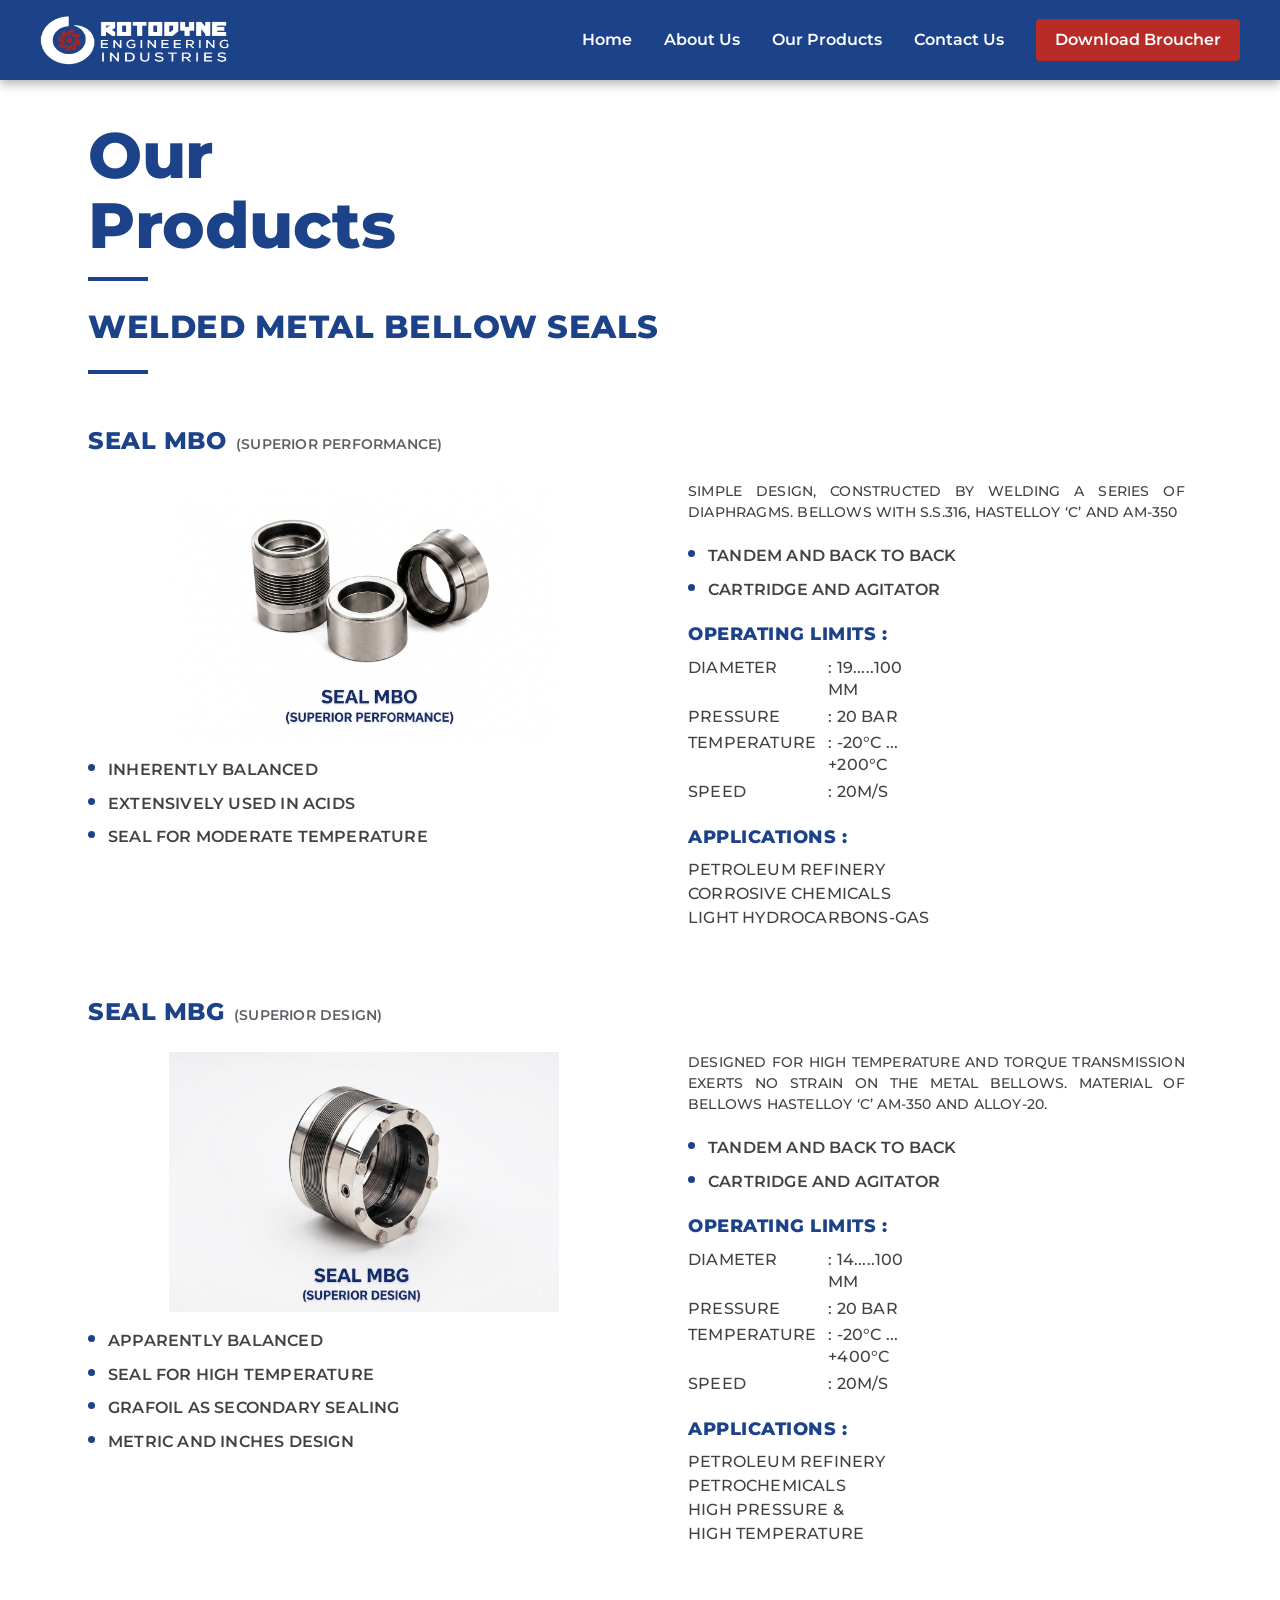
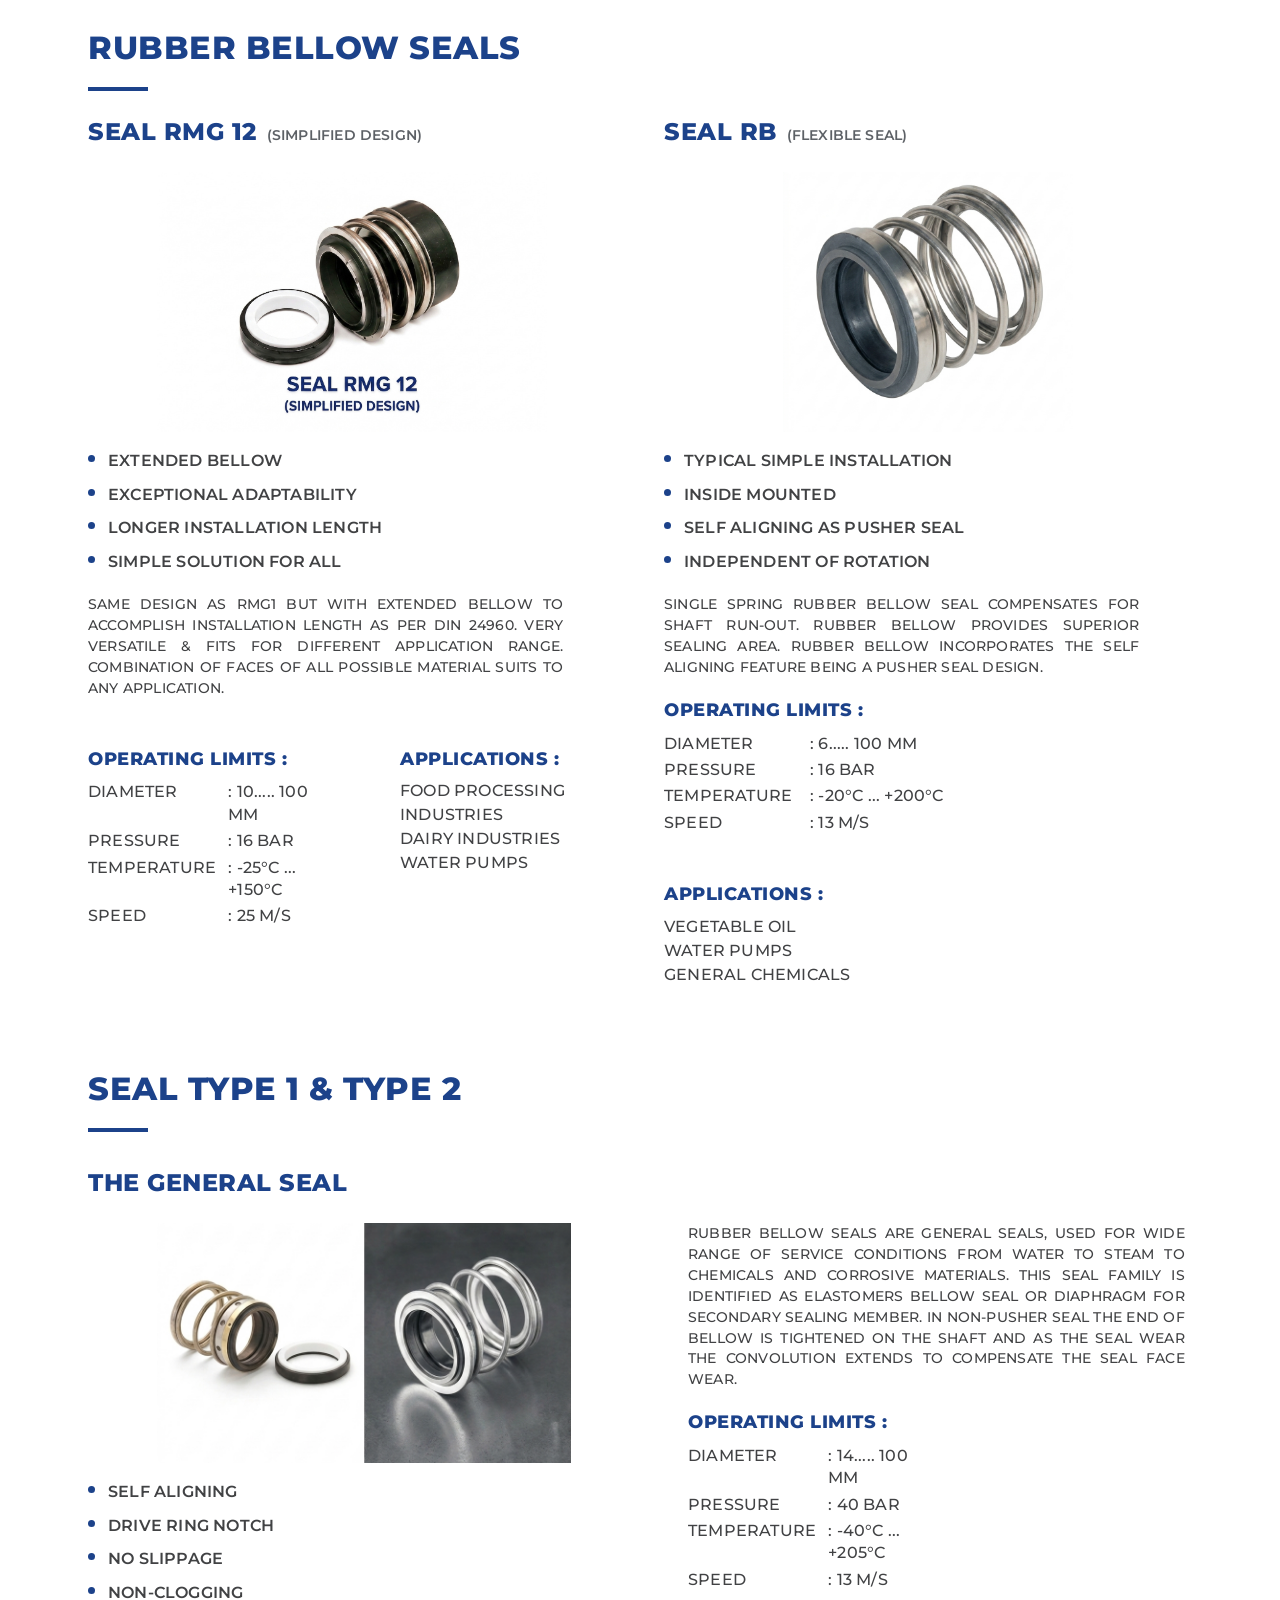
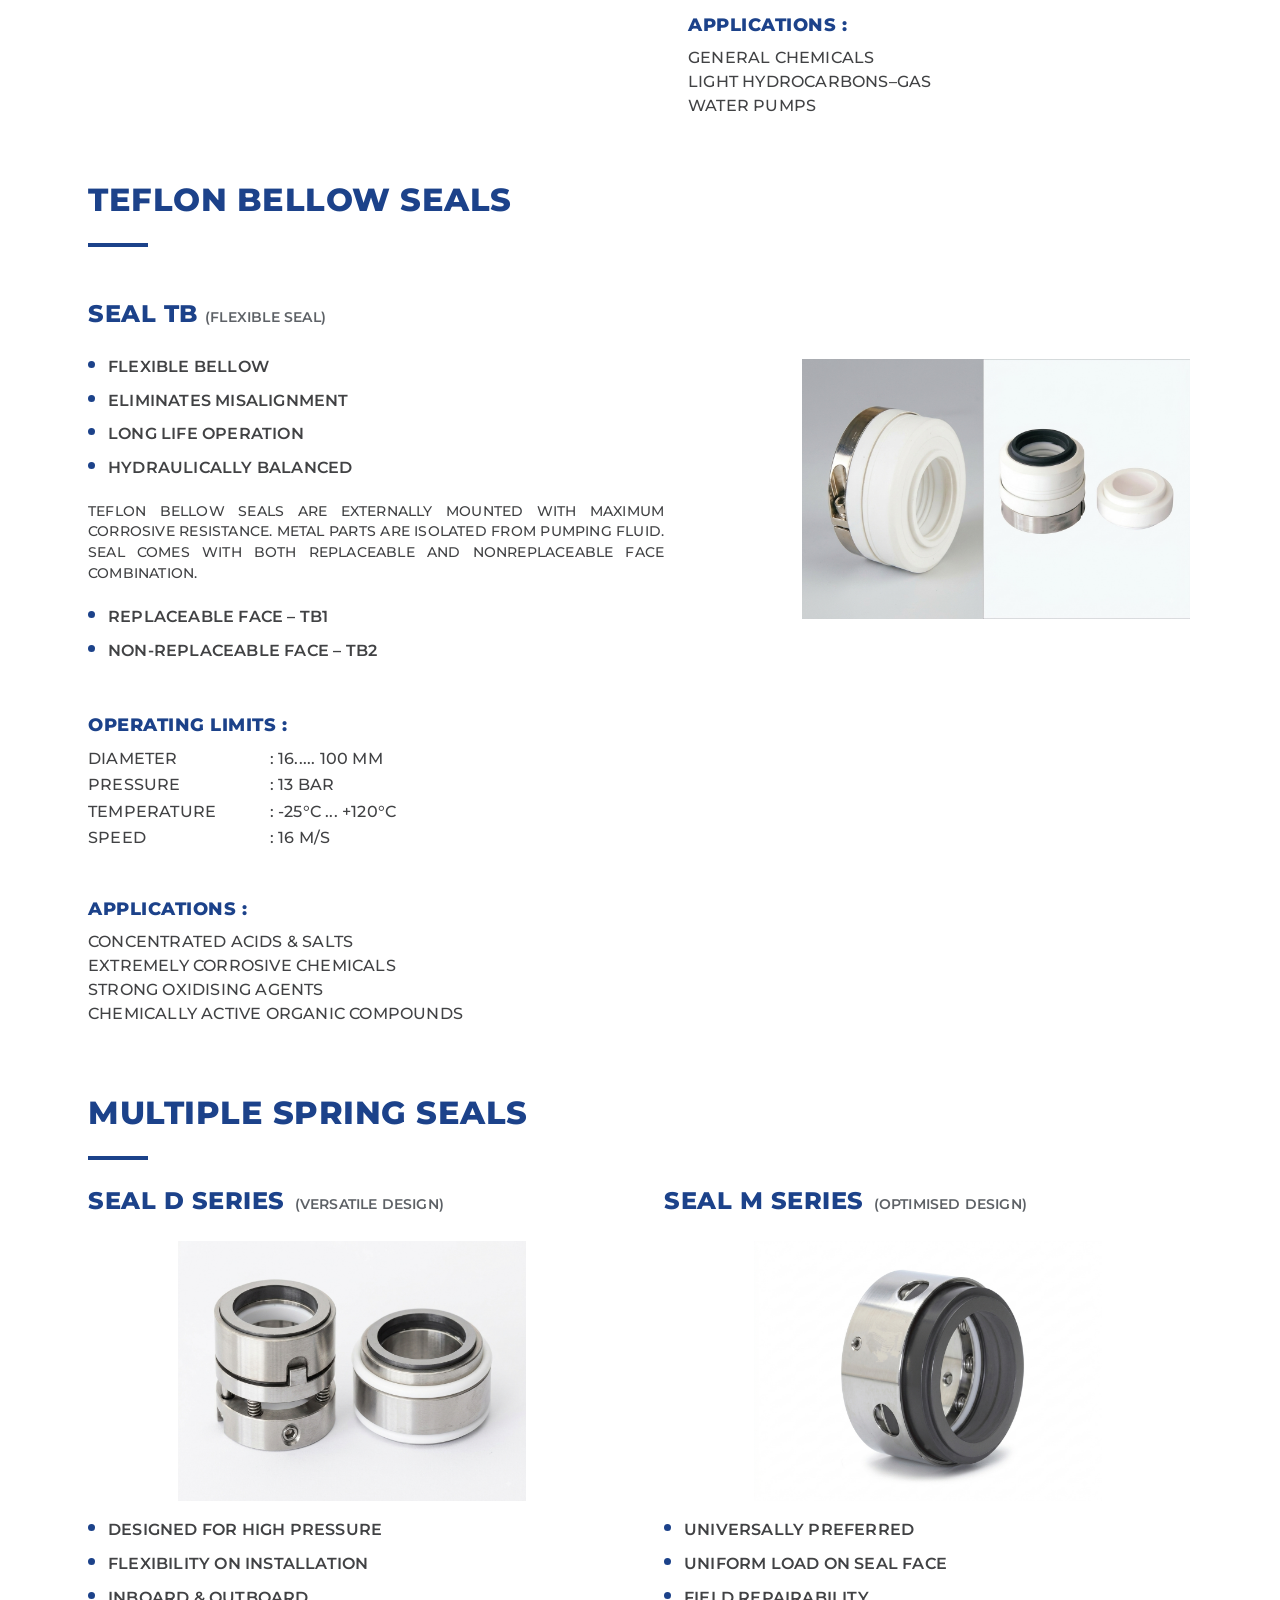
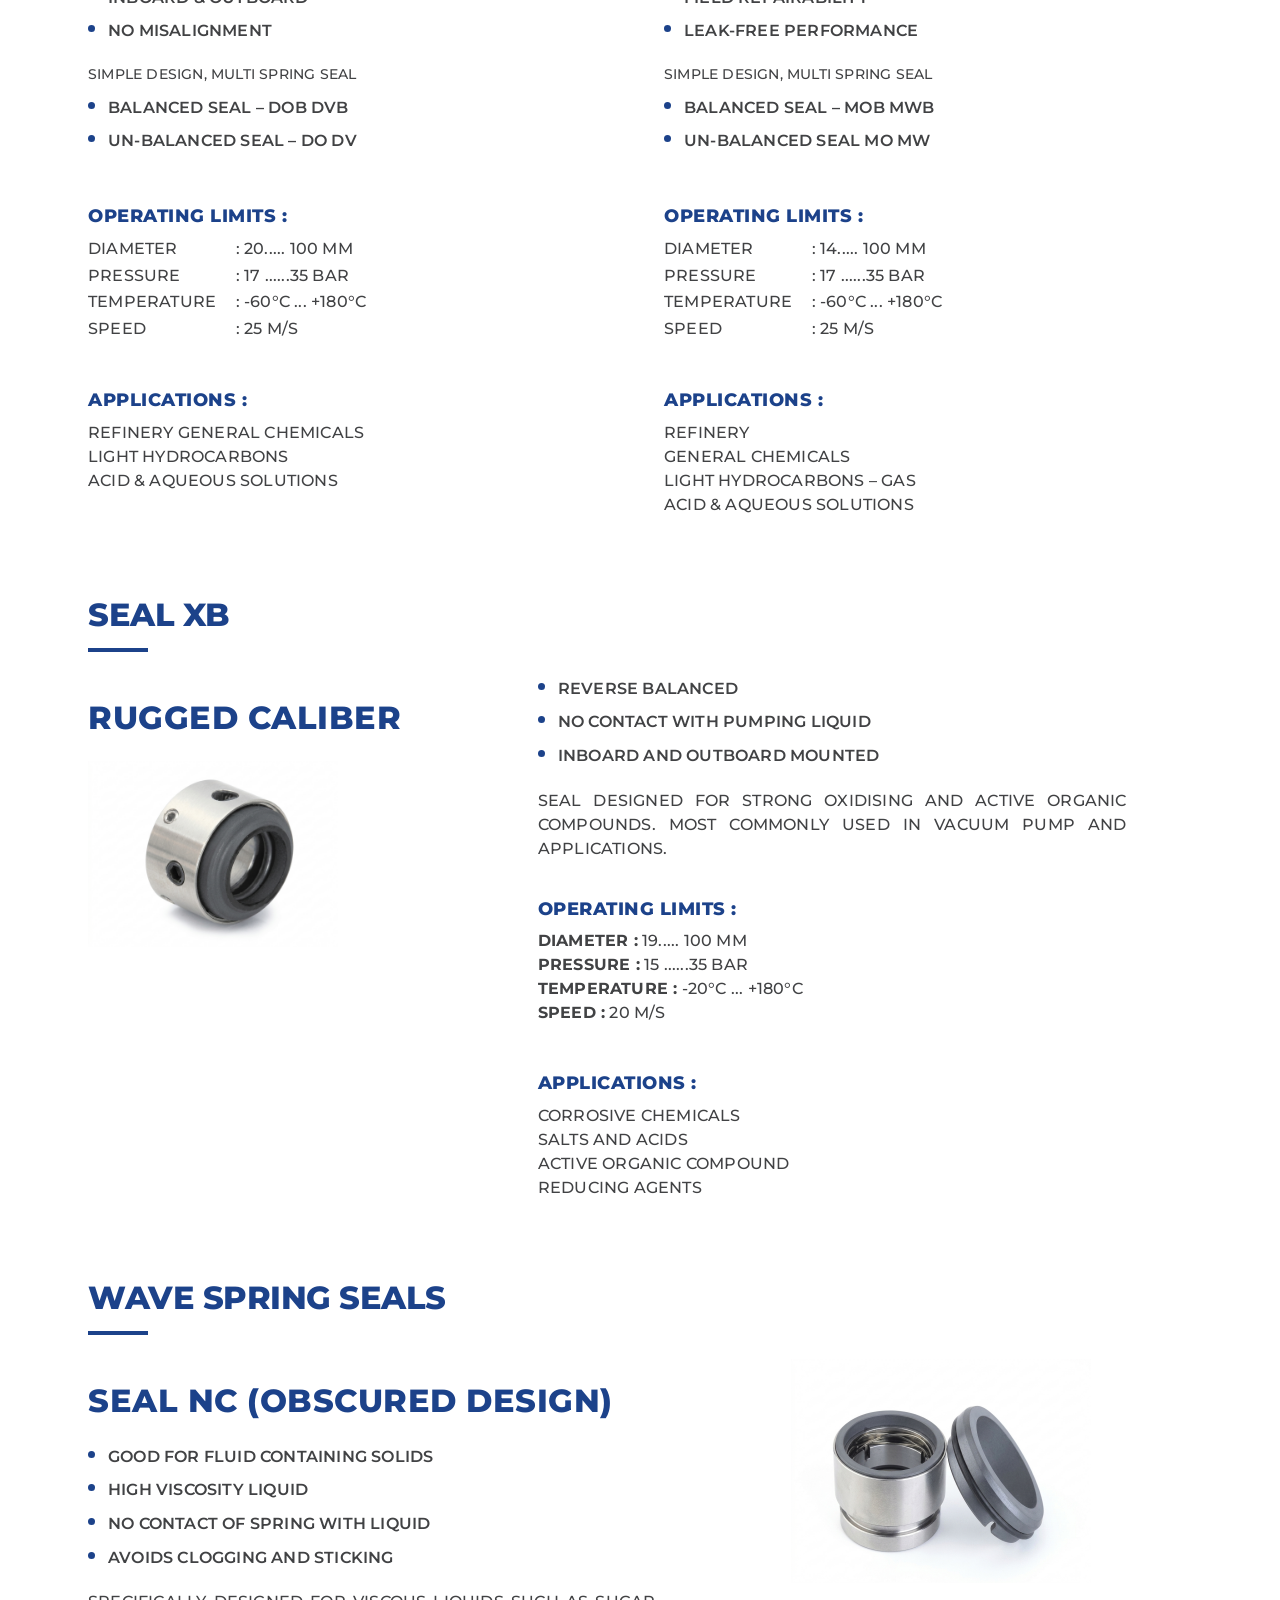
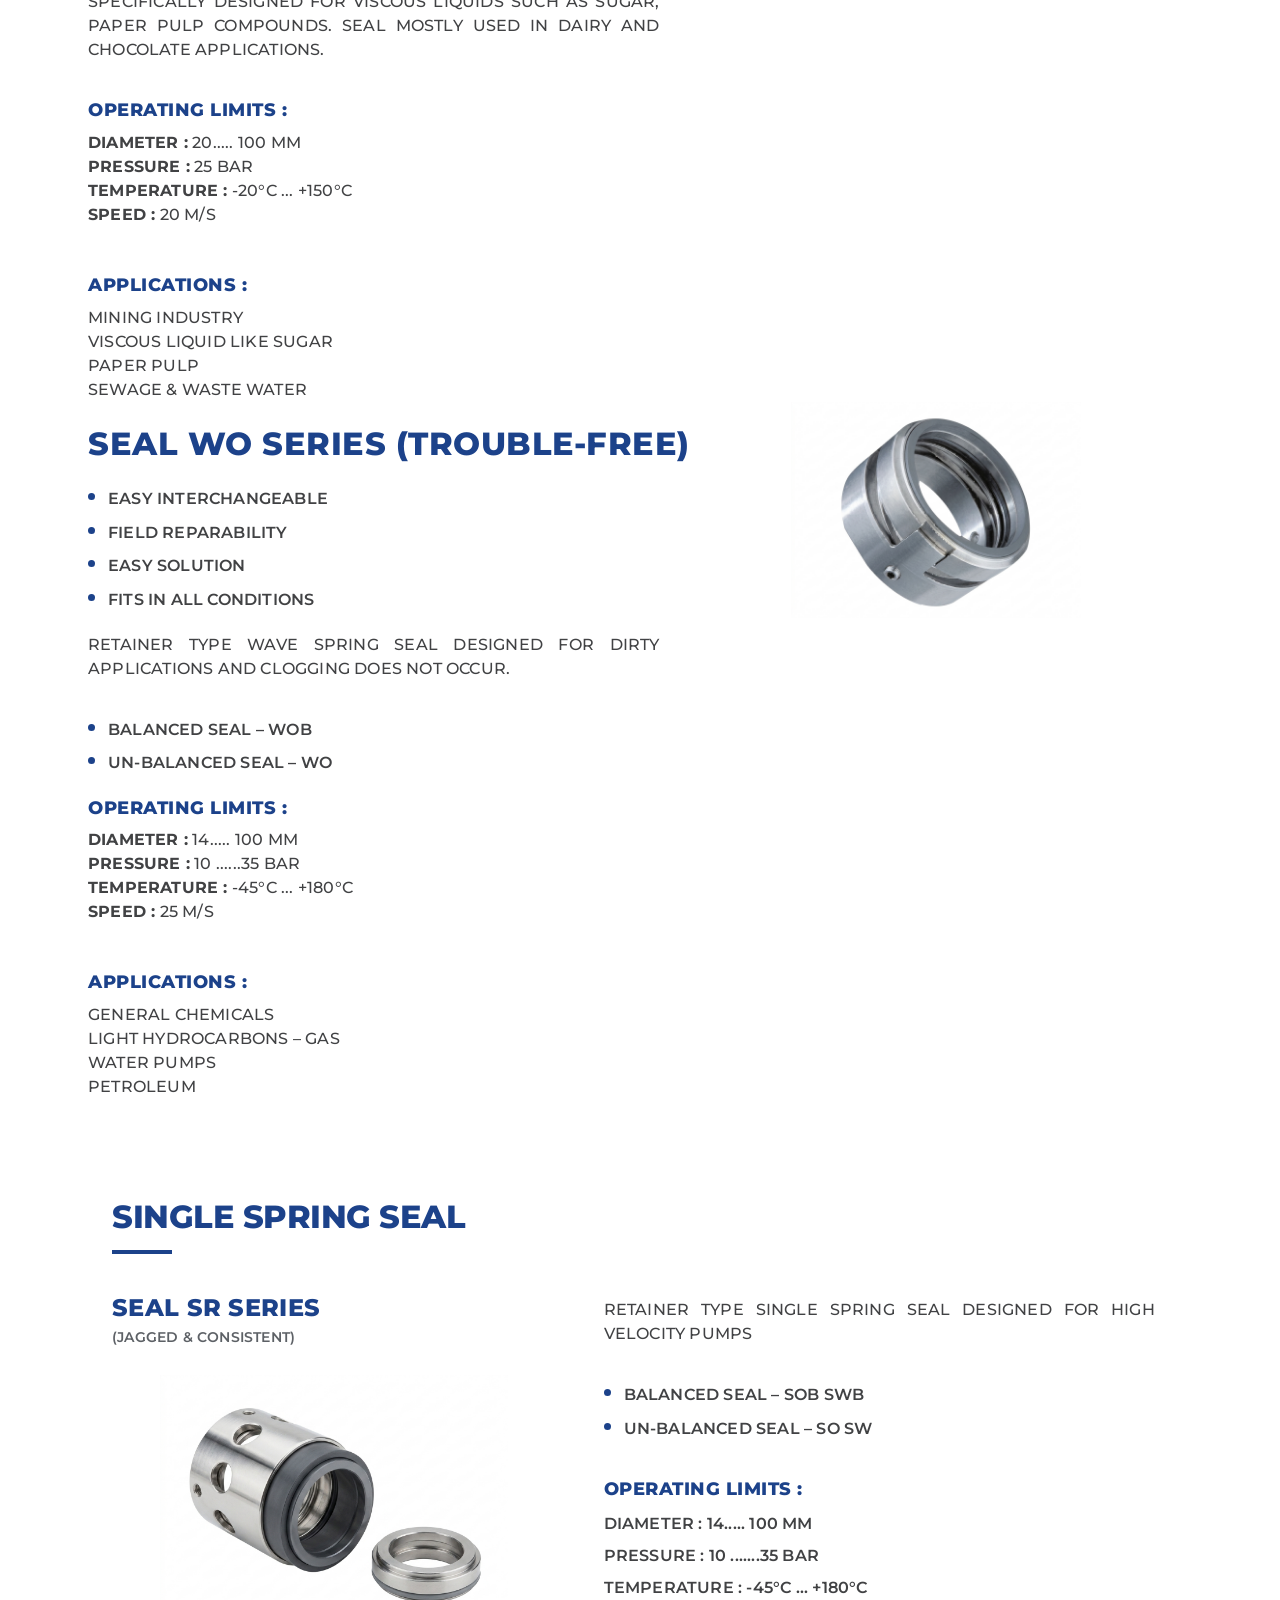
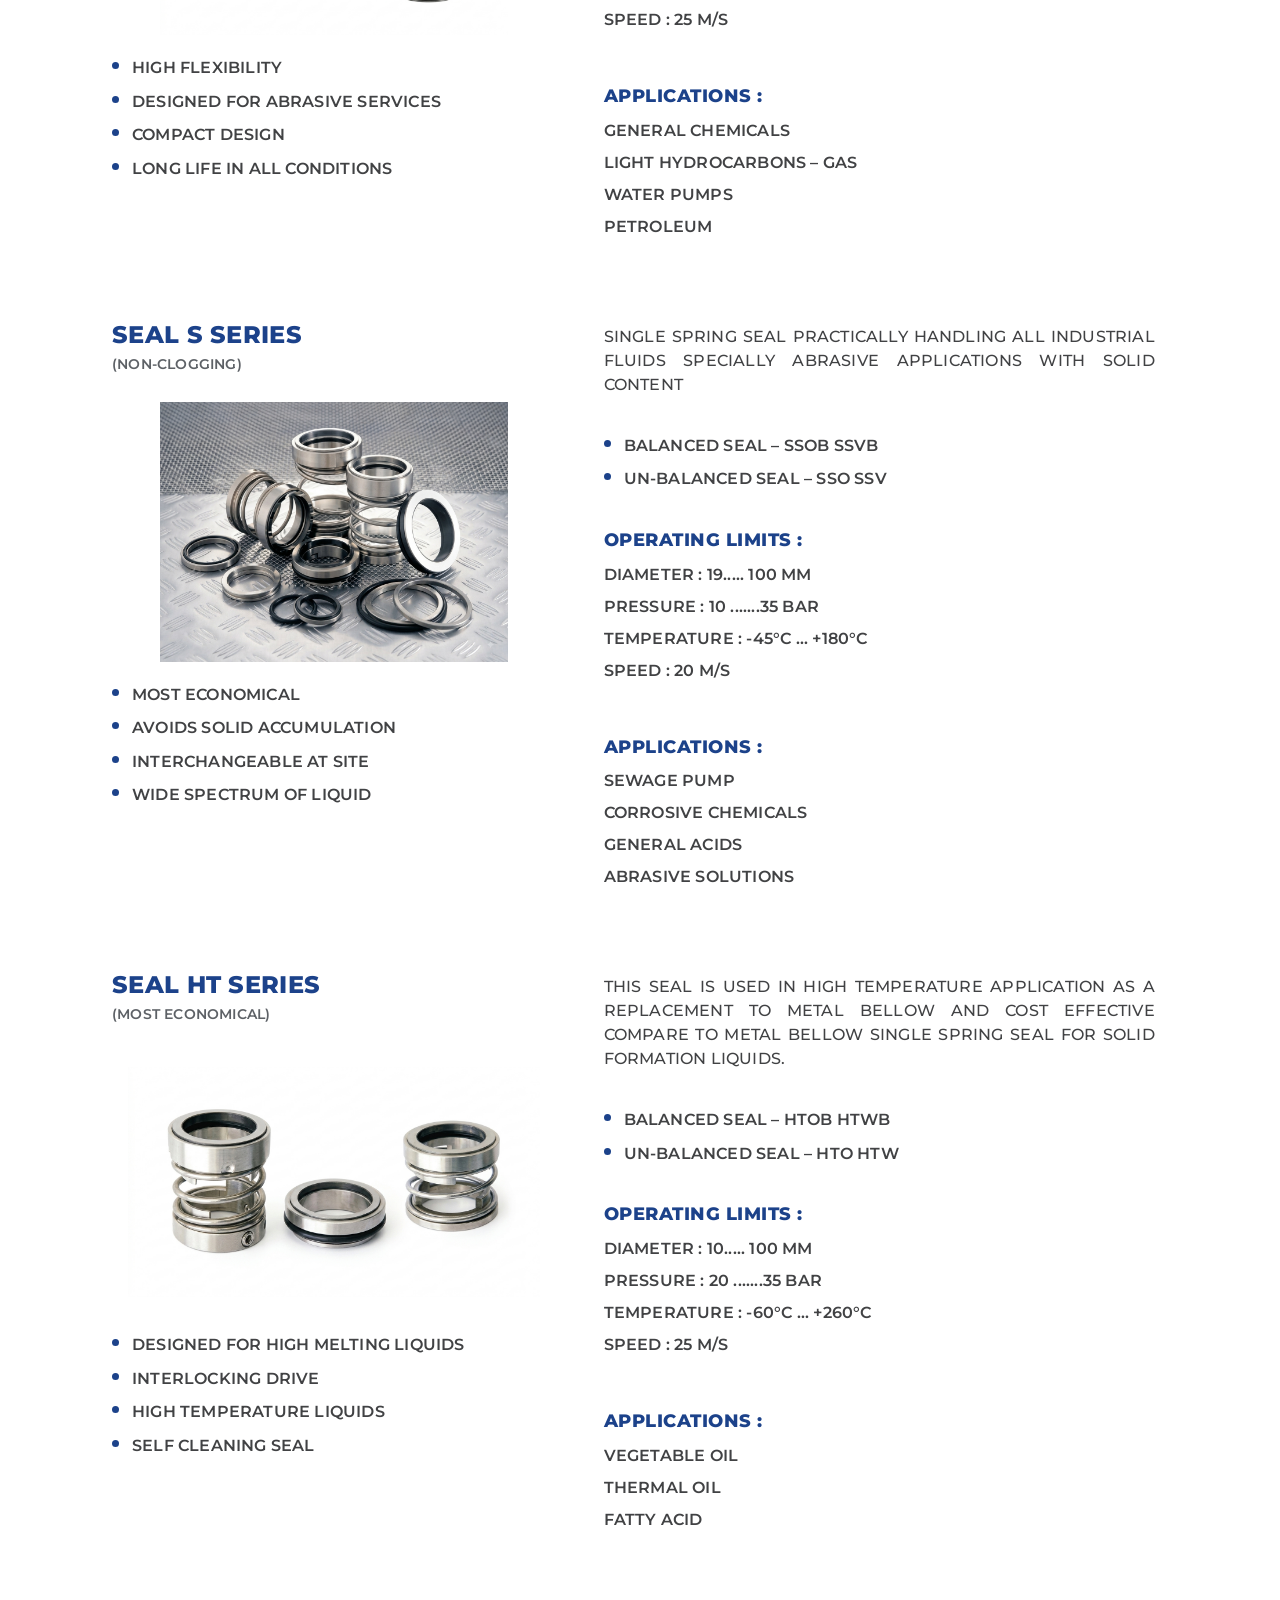
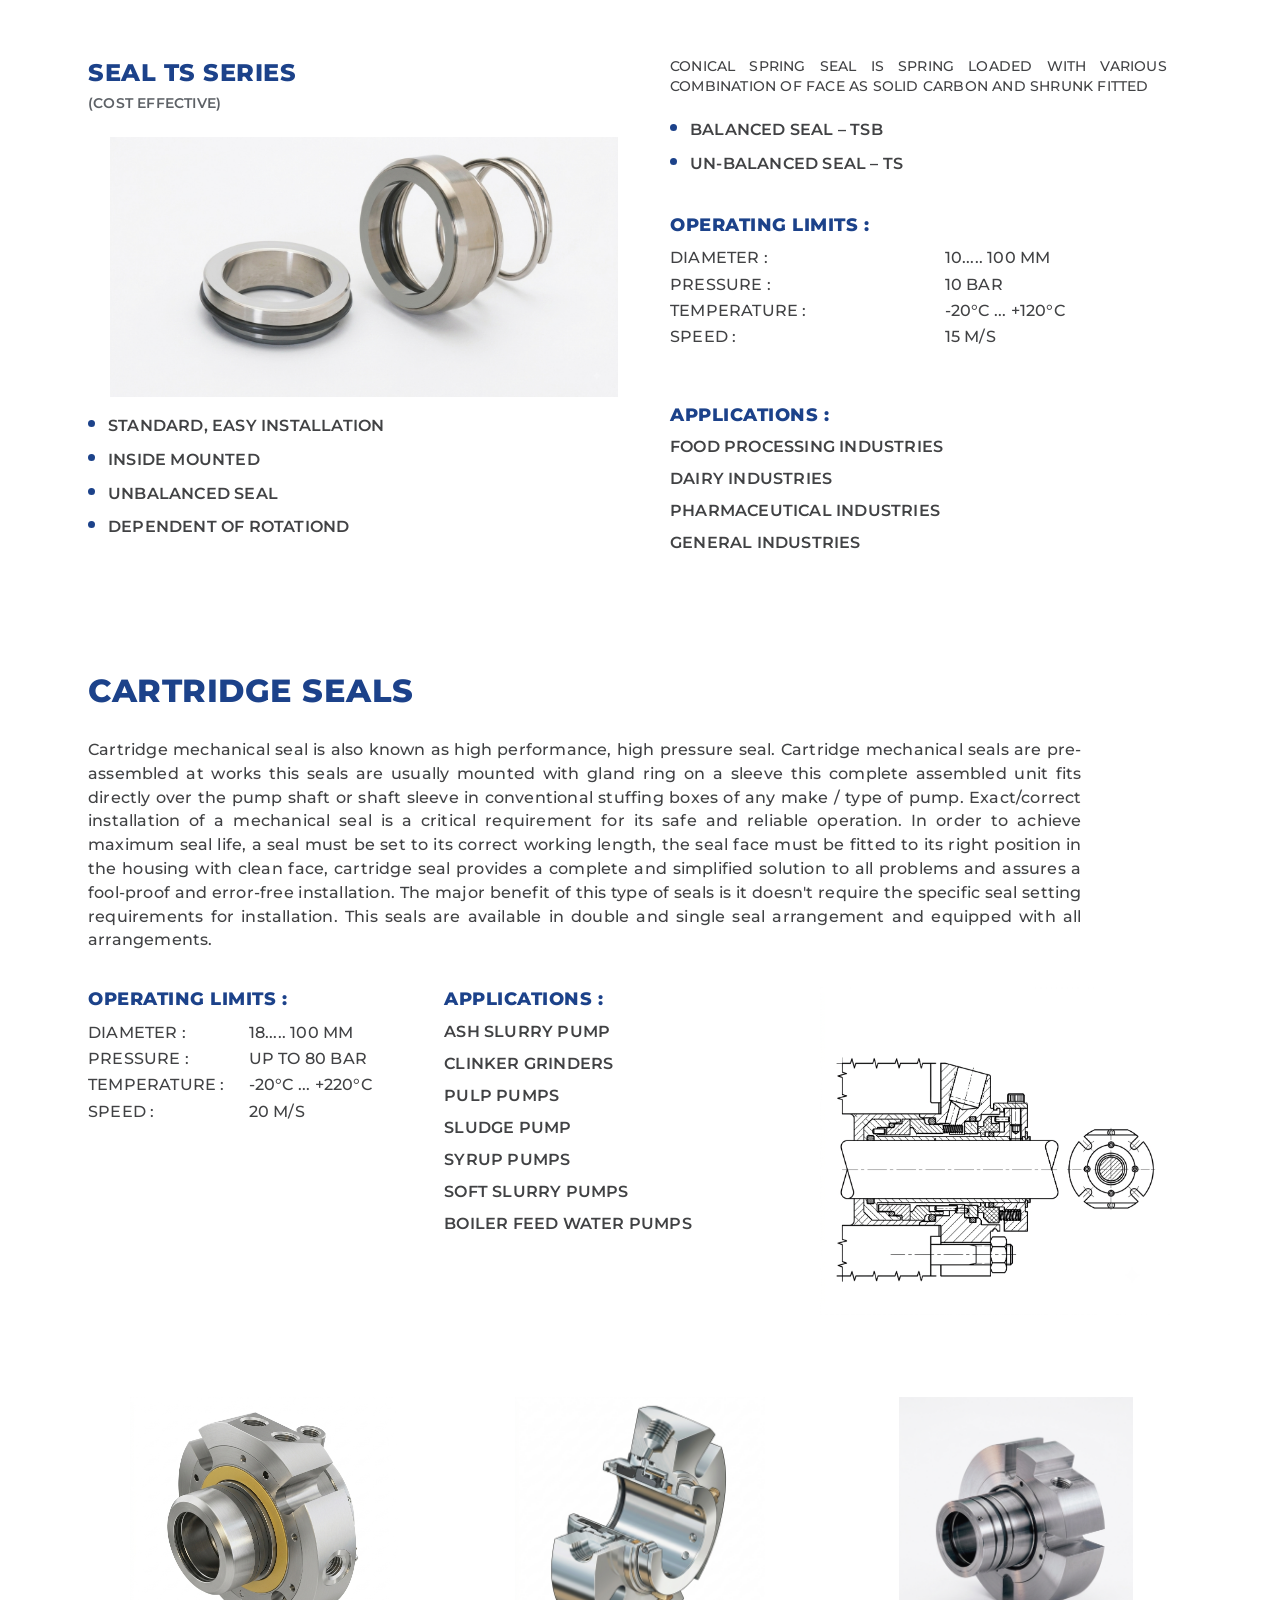
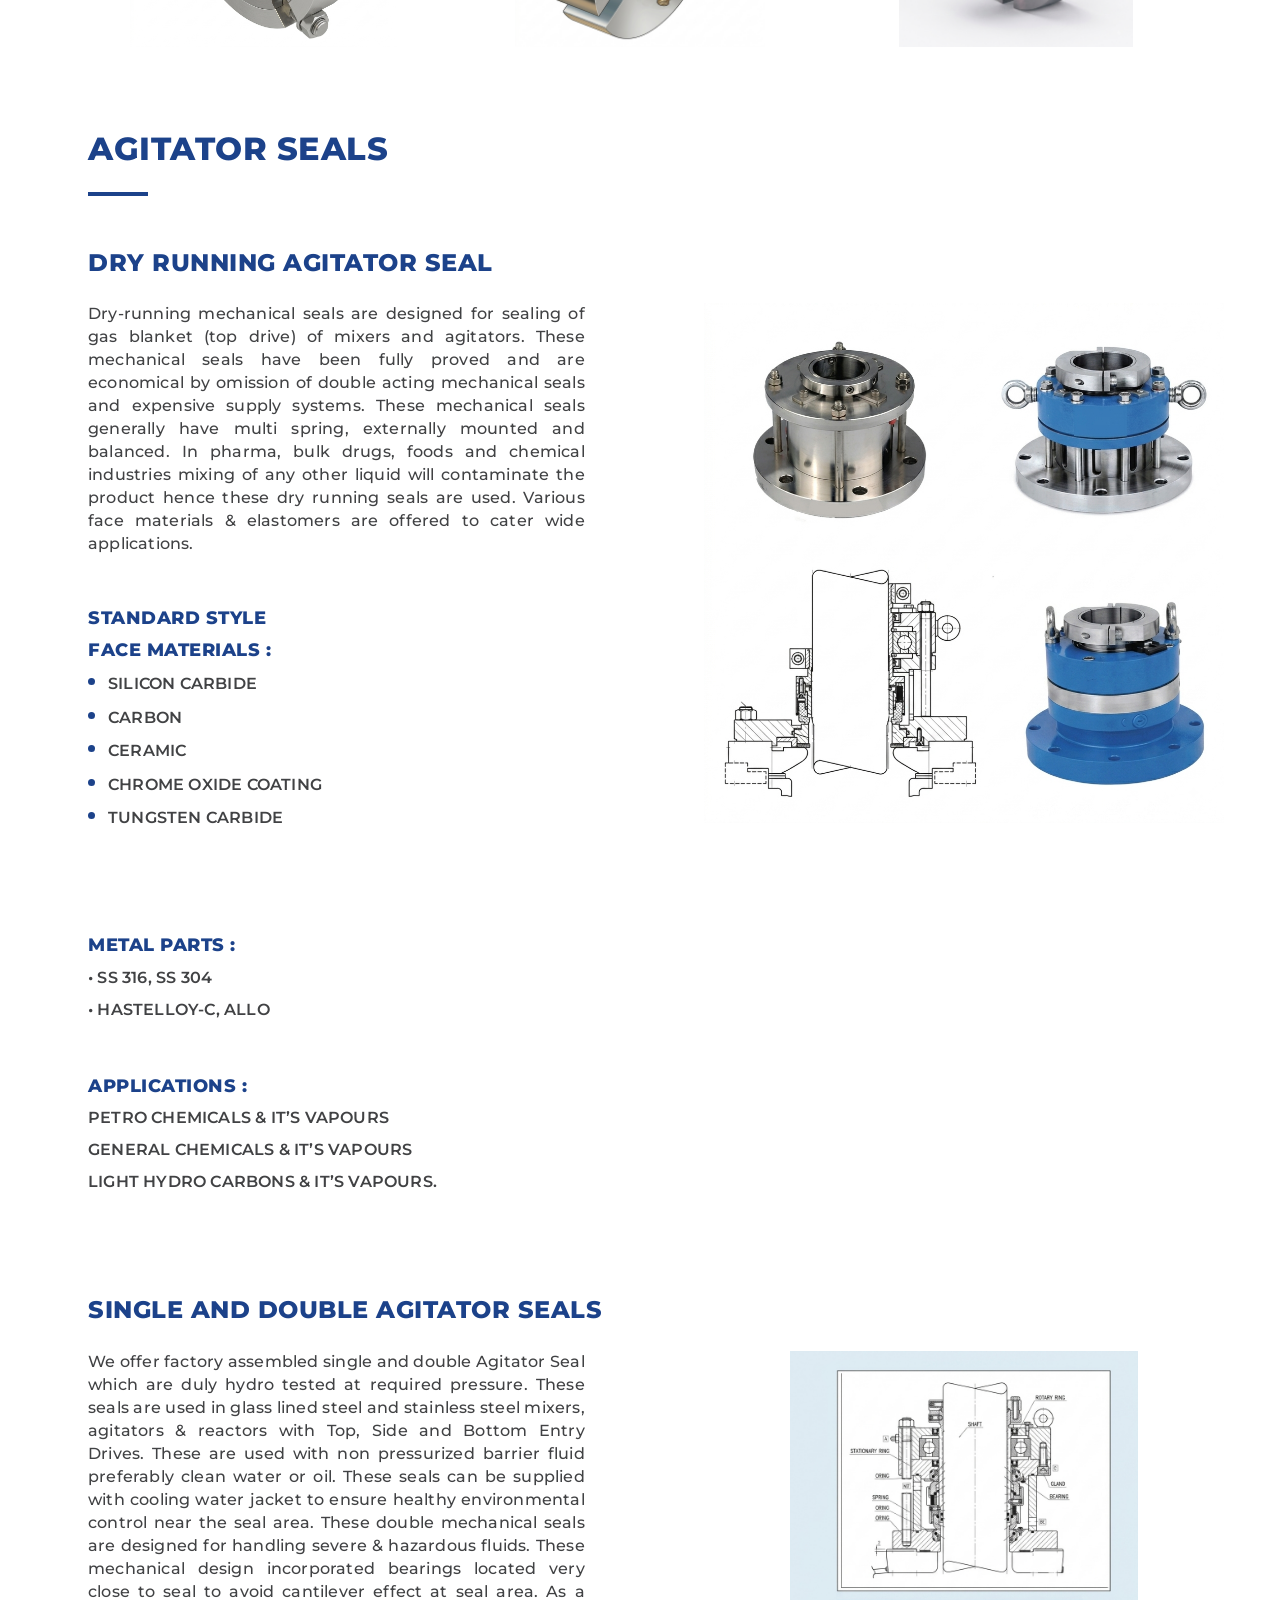
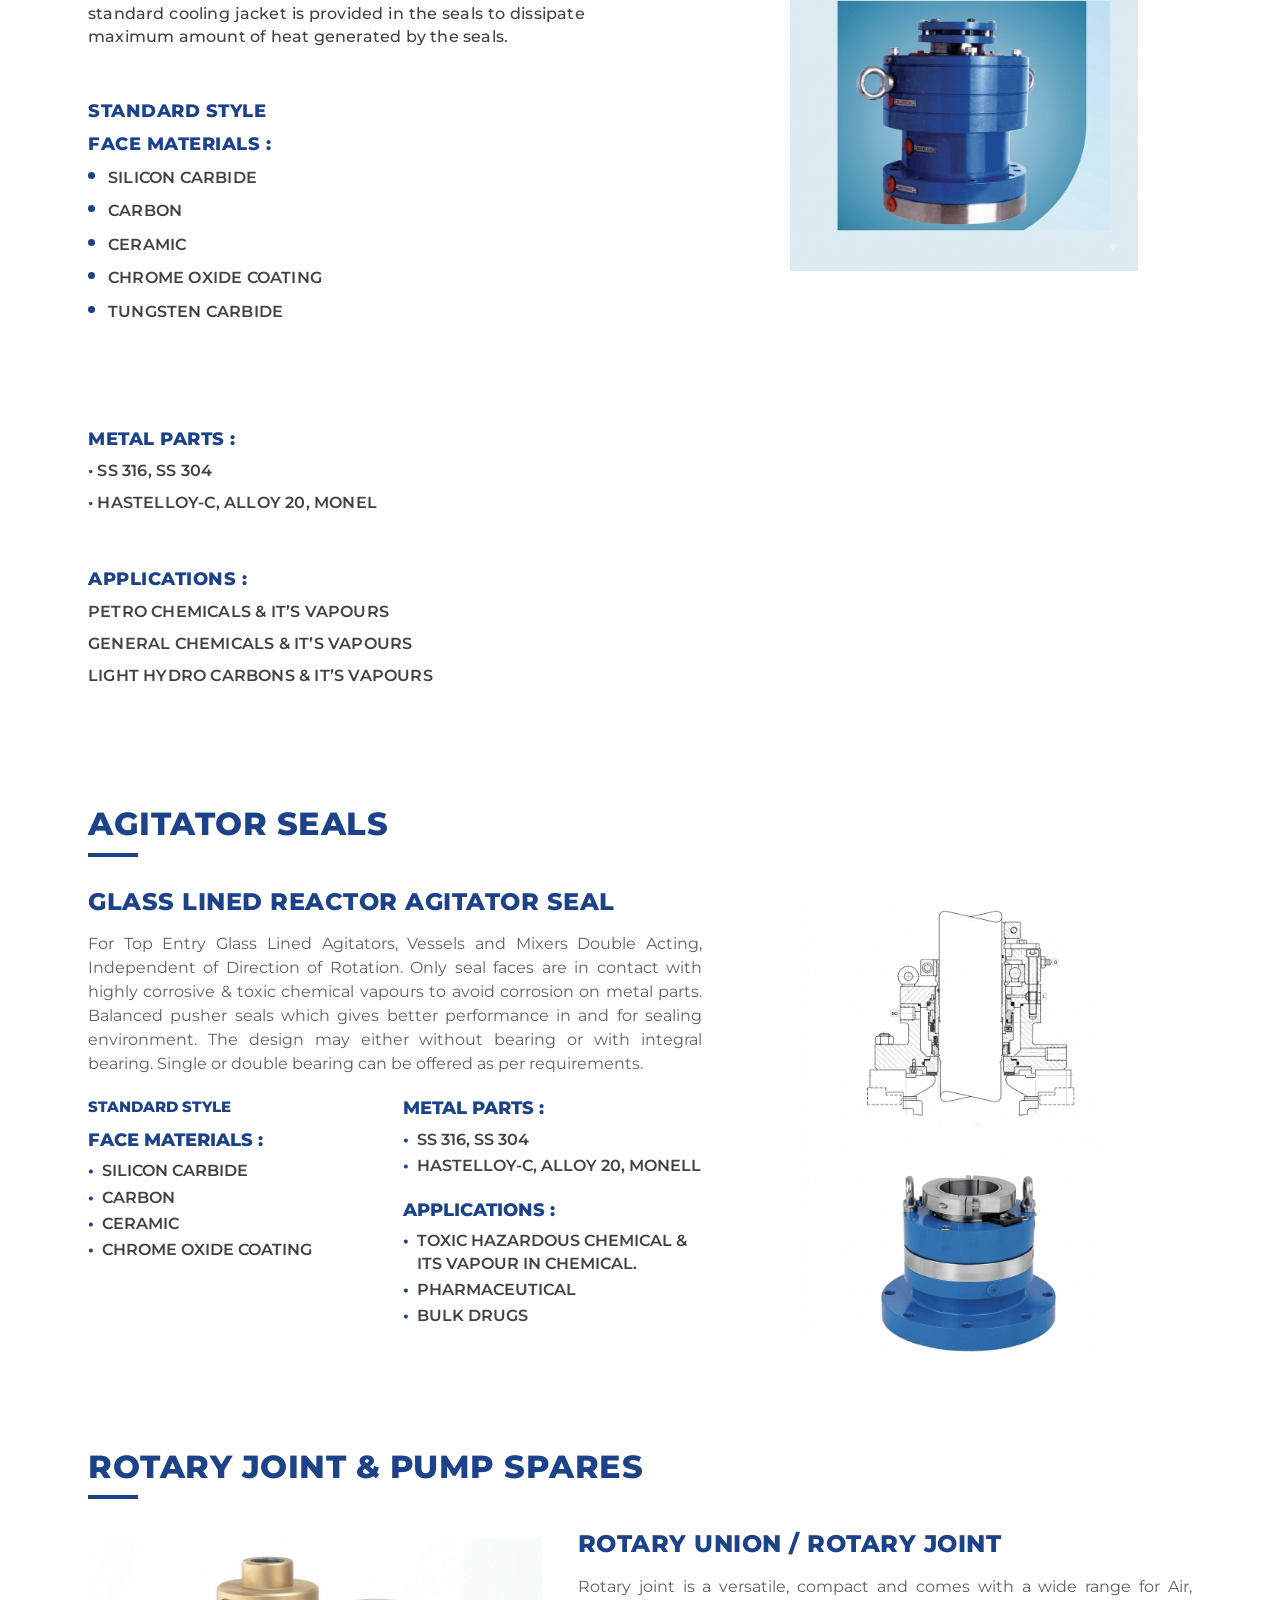
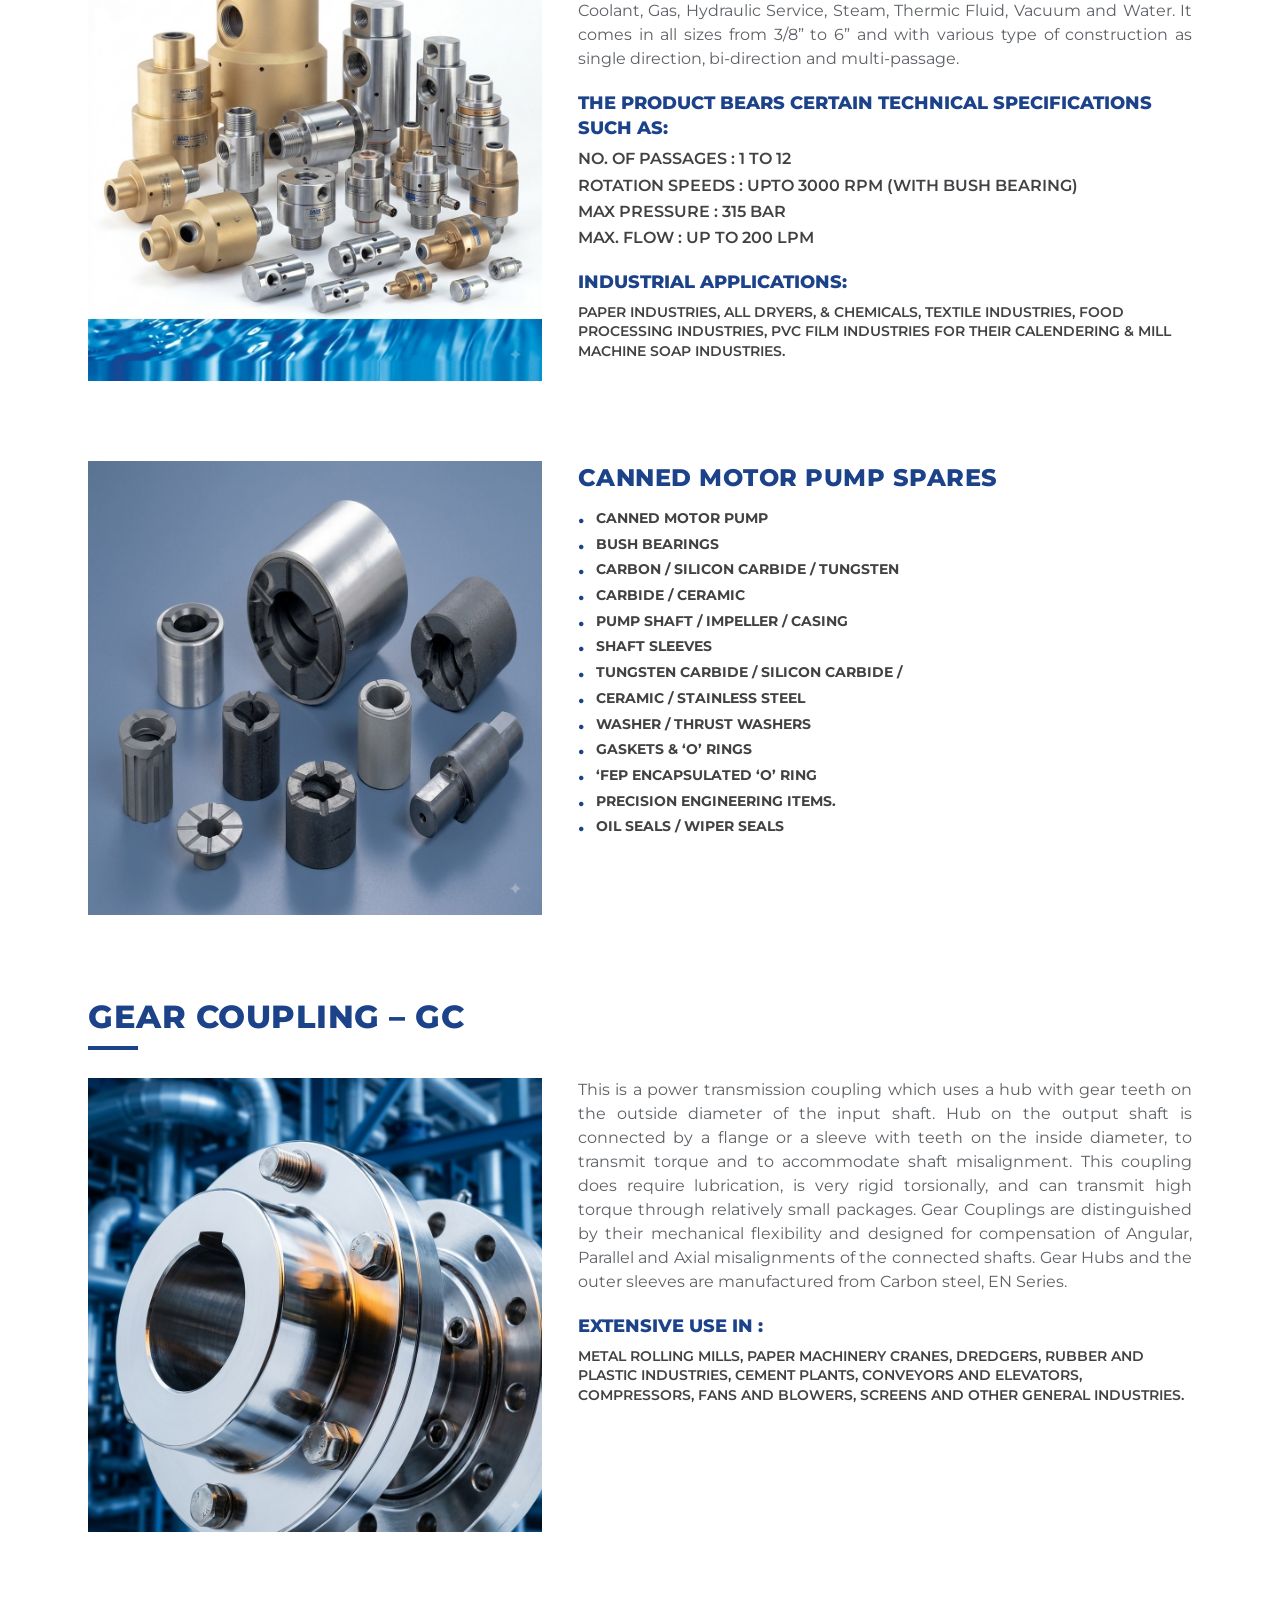
<file: our-products.html>
<!DOCTYPE html>
<html lang="en">

<head>
  <meta charset="UTF-8">
  <meta name="viewport" content="width=device-width, initial-scale=1.0">
  <title>Welded Metal Bellow & Rubber Bellow Seals - Technical Catalogue</title>
  <link rel="stylesheet" href="our-products.css">
  <link rel="preconnect" href="https://fonts.googleapis.com">
  <link rel="preconnect" href="https://fonts.gstatic.com" crossorigin>
  <link href="https://fonts.googleapis.com/css2?family=Montserrat:wght@400;500;600;700;800;900&display=swap"
    rel="stylesheet">
</head>

<body>

  <!-- Navigation Bar -->
  <header class="navbar">
    <div class="logo-container">
      <img src="Logo/logo.png" alt="ROTODYNE ENGINEERING INDUSTRIES">
    </div>

    <button class="mobile-menu-btn" id="menuToggle" aria-label="Toggle navigation">
      <span></span>
      <span></span>
      <span></span>
    </button>

    <nav class="nav-links" id="navLinks">
      <a href="index.html#home-page">Home</a>
      <a href="index.html#about">About Us</a>
      <a href="our-products.html">Our Products</a>
      <a href="index.html#contact-page">Contact Us</a>
      <a href="#Broucher" class="btn-primary">Download Broucher</a>
    </nav>
  </header>

  <main class="catalogue-container">

    <!-- PAGE HEADER -->
    <header class="catalogue-header">
      <h1 class="main-title">
        <span>Our</span>
        <span>Products</span>
      </h1>
      <div class="divider-line"></div>
      <h2 class="category-title">WELDED METAL BELLOW SEALS</h2>
      <div class="divider-line"></div>
    </header>

    <!-- PRODUCT 1: SEAL MBO -->
    <section class="product-detail" id="seal-mbo">
      <div class="product-header-block">
        <h3 class="product-heading">SEAL MBO</h3>
        <span class="product-subtitle">(SUPERIOR PERFORMANCE)</span>
      </div>

      <div class="product-layout">
        <!-- LEFT COLUMN -->
        <div class="product-left-col">
          <div class="product-image-wrapper">
            <img src="Products/SEAL-MBO.jpg" alt="SEAL MBO" class="product-image">
          </div>
          <ul class="bullet-list image-bullet-list">
            <li>INHERENTLY BALANCED</li>
            <li>EXTENSIVELY USED IN ACIDS</li>
            <li>SEAL FOR MODERATE TEMPERATURE</li>
          </ul>
        </div>

        <!-- RIGHT COLUMN -->
        <div class="product-right-col">
          <p class="product-description">
            SIMPLE DESIGN, CONSTRUCTED BY WELDING A SERIES OF DIAPHRAGMS. BELLOWS WITH S.S.316, HASTELLOY ‘C’ AND AM-350
          </p>

          <ul class="bullet-list config-bullet-list">
            <li>TANDEM AND BACK TO BACK</li>
            <li>CARTRIDGE AND AGITATOR</li>
          </ul>

          <div class="specs-grid">
            <div class="operating-limits">
              <h4 class="section-label">OPERATING LIMITS :</h4>
              <table class="specs-table">
                <tr>
                  <td>DIAMETER</td>
                  <td>: 19.....100 MM</td>
                </tr>
                <tr>
                  <td>PRESSURE</td>
                  <td>: 20 BAR</td>
                </tr>
                <tr>
                  <td>TEMPERATURE</td>
                  <td>: -20°C ... +200°C</td>
                </tr>
                <tr>
                  <td>SPEED</td>
                  <td>: 20M/S</td>
                </tr>
              </table>
            </div>

            <div class="applications">
              <h4 class="section-label">APPLICATIONS :</h4>
              <p class="app-text">
                PETROLEUM REFINERY<br>
                CORROSIVE CHEMICALS<br>
                LIGHT HYDROCARBONS-GAS
              </p>
            </div>
          </div>
        </div>
      </div>
    </section>

    <!-- PRODUCT 2: SEAL MBG -->
    <section class="product-detail" id="seal-mbg">
      <div class="product-header-block">
        <h3 class="product-heading">SEAL MBG</h3>
        <span class="product-subtitle">(SUPERIOR DESIGN)</span>
      </div>

      <div class="product-layout">
        <!-- LEFT COLUMN -->
        <div class="product-left-col">
          <div class="product-image-wrapper">
            <img src="Products/SEAL-MBG.jpg" alt="SEAL MBG" class="product-image">
          </div>
          <ul class="bullet-list image-bullet-list">
            <li>APPARENTLY BALANCED</li>
            <li>SEAL FOR HIGH TEMPERATURE</li>
            <li>GRAFOIL AS SECONDARY SEALING</li>
            <li>METRIC AND INCHES DESIGN</li>
          </ul>
        </div>

        <!-- RIGHT COLUMN -->
        <div class="product-right-col">
          <p class="product-description">
            DESIGNED FOR HIGH TEMPERATURE AND TORQUE TRANSMISSION EXERTS NO STRAIN ON THE METAL BELLOWS. MATERIAL OF
            BELLOWS HASTELLOY ‘C’ AM-350 AND ALLOY-20.
          </p>

          <ul class="bullet-list config-bullet-list">
            <li>TANDEM AND BACK TO BACK</li>
            <li>CARTRIDGE AND AGITATOR</li>
          </ul>

          <div class="specs-grid">
            <div class="operating-limits">
              <h4 class="section-label">OPERATING LIMITS :</h4>
              <table class="specs-table">
                <tr>
                  <td>DIAMETER</td>
                  <td>: 14.....100 MM</td>
                </tr>
                <tr>
                  <td>PRESSURE</td>
                  <td>: 20 BAR</td>
                </tr>
                <tr>
                  <td>TEMPERATURE</td>
                  <td>: -20°C ... +400°C</td>
                </tr>
                <tr>
                  <td>SPEED</td>
                  <td>: 20M/S</td>
                </tr>
              </table>
            </div>

            <div class="applications">
              <h4 class="section-label">APPLICATIONS :</h4>
              <p class="app-text">
                PETROLEUM REFINERY<br>
                PETROCHEMICALS<br>
                HIGH PRESSURE &amp;<br>
                HIGH TEMPERATURE
              </p>
            </div>
          </div>
        </div>
      </div>
    </section>

    <!-- PRODUCT 3: RUBBER BELLOW SEALS -->
    <section class="catalogue-section" id="rubber-bellow-seals">

      <h2 class="category-title main-section-heading">RUBBER BELLOW SEALS</h2>
      <div class="divider-line"></div>

      <!-- SIDE-BY-SIDE PRODUCTS LAYOUT -->
      <div class="dual-products-grid">

        <!-- LEFT PRODUCT: SEAL RMG 12 -->
        <div class="product-col" id="seal-rmg-12">
          <div class="product-header-block">
            <h3 class="product-heading">SEAL RMG 12</h3>
            <span class="product-subtitle">(SIMPLIFIED DESIGN)</span>
          </div>

          <div class="product-image-wrapper">
            <img src="Products/SEAL-RMG-12.jpg" alt="SEAL RMG 12" class="product-image">
          </div>

          <ul class="bullet-list image-bullet-list">
            <li>EXTENDED BELLOW</li>
            <li>EXCEPTIONAL ADAPTABILITY</li>
            <li>LONGER INSTALLATION LENGTH</li>
            <li>SIMPLE SOLUTION FOR ALL</li>
          </ul>

          <p class="product-description">
            SAME DESIGN AS RMG1 BUT WITH EXTENDED BELLOW TO ACCOMPLISH INSTALLATION LENGTH AS PER DIN 24960. VERY
            VERSATILE &amp; FITS FOR DIFFERENT APPLICATION RANGE. COMBINATION OF FACES OF ALL POSSIBLE MATERIAL SUITS TO
            ANY APPLICATION.
          </p>

          <div class="single-column-specs">
            <div class="operating-limits">
              <h4 class="section-label">OPERATING LIMITS :</h4>
              <table class="specs-table">
                <tr>
                  <td>DIAMETER</td>
                  <td>: 10..... 100 MM</td>
                </tr>
                <tr>
                  <td>PRESSURE</td>
                  <td>: 16 BAR</td>
                </tr>
                <tr>
                  <td>TEMPERATURE</td>
                  <td>: -25°C ... +150°C</td>
                </tr>
                <tr>
                  <td>SPEED</td>
                  <td>: 25 M/S</td>
                </tr>
              </table>
            </div>

            <div class="applications">
              <h4 class="section-label">APPLICATIONS :</h4>
              <p class="app-text">
                FOOD PROCESSING INDUSTRIES<br>
                DAIRY INDUSTRIES<br>
                WATER PUMPS
              </p>
            </div>
          </div>
        </div>

        <!-- RIGHT PRODUCT 4: SEAL RB -->
        <div class="product-col" id="seal-rb">
          <div class="product-header-block">
            <h3 class="product-heading">SEAL RB</h3>
            <span class="product-subtitle">(FLEXIBLE SEAL)</span>
          </div>

          <div class="product-image-wrapper">
            <img src="Products/SEAL-RB.png" alt="SEAL RB" class="product-image">
          </div>

          <ul class="bullet-list image-bullet-list">
            <li>TYPICAL SIMPLE INSTALLATION</li>
            <li>INSIDE MOUNTED</li>
            <li>SELF ALIGNING AS PUSHER SEAL</li>
            <li>INDEPENDENT OF ROTATION</li>
          </ul>

          <p class="product-description">
            SINGLE SPRING RUBBER BELLOW SEAL COMPENSATES FOR SHAFT RUN-OUT. RUBBER BELLOW PROVIDES SUPERIOR SEALING
            AREA. RUBBER BELLOW INCORPORATES THE SELF ALIGNING FEATURE BEING A PUSHER SEAL DESIGN.
          </p>

          <div class="specs-grid">
            <div class="operating-limits">
              <h4 class="section-label">OPERATING LIMITS :</h4>
              <table class="specs-table">
                <tr>
                  <td>DIAMETER</td>
                  <td>: 6..... 100 MM</td>
                </tr>
                <tr>
                  <td>PRESSURE</td>
                  <td>: 16 BAR</td>
                </tr>
                <tr>
                  <td>TEMPERATURE</td>
                  <td>: -20°C ... +200°C</td>
                </tr>
                <tr>
                  <td>SPEED</td>
                  <td>: 13 M/S</td>
                </tr>
              </table>
            </div>

            <div class="applications">
              <h4 class="section-label">APPLICATIONS :</h4>
              <p class="app-text">
                VEGETABLE OIL<br>
                WATER PUMPS<br>
                GENERAL CHEMICALS
              </p>
            </div>
          </div>
        </div>

      </div>
    </section>

    <!-- PRODUCT 5 : SUBSECTION: SEAL TYPE 1 & TYPE 2 -->
    <section class="catalogue-section" id="seal-type-1-type-2">

      <h2 class="category-title main-section-heading">SEAL TYPE 1 &amp; TYPE 2</h2>
      <div class="divider-line"></div>

      <h3 class="product-heading general-seal-title">THE GENERAL SEAL</h3>

      <div class="product-layout">
        <!-- LEFT AREA: Product Imagery & Features -->
        <div class="product-left-col">
          <div class="product-image-wrapper general-seal-img-wrapper">
            <img src="Products/GENERAL-SEAL.png" alt="SEAL TYPE 1 & TYPE 2 THE GENERAL SEAL" class="product-image">
          </div>

          <ul class="bullet-list image-bullet-list">
            <li>SELF ALIGNING</li>
            <li>DRIVE RING NOTCH</li>
            <li>NO SLIPPAGE</li>
            <li>NON-CLOGGING</li>
          </ul>
        </div>

        <!-- RIGHT AREA: Paragraph & Lower Technical Info -->
        <div class="product-right-col">
          <p class="product-description">
            RUBBER BELLOW SEALS ARE GENERAL SEALS, USED FOR WIDE RANGE OF SERVICE CONDITIONS FROM WATER TO STEAM TO
            CHEMICALS AND CORROSIVE MATERIALS. THIS SEAL FAMILY IS IDENTIFIED AS ELASTOMERS BELLOW SEAL OR DIAPHRAGM FOR
            SECONDARY SEALING MEMBER. IN NON-PUSHER SEAL THE END OF BELLOW IS TIGHTENED ON THE SHAFT AND AS THE SEAL
            WEAR THE CONVOLUTION EXTENDS TO COMPENSATE THE SEAL FACE WEAR.
          </p>

          <div class="specs-grid">
            <div class="operating-limits">
              <h4 class="section-label">OPERATING LIMITS :</h4>
              <table class="specs-table">
                <tr>
                  <td>DIAMETER</td>
                  <td>: 14..... 100 MM</td>
                </tr>
                <tr>
                  <td>PRESSURE</td>
                  <td>: 40 BAR</td>
                </tr>
                <tr>
                  <td>TEMPERATURE</td>
                  <td>: -40°C ... +205°C</td>
                </tr>
                <tr>
                  <td>SPEED</td>
                  <td>: 13 M/S</td>
                </tr>
              </table>
            </div>

            <div class="applications">
              <h4 class="section-label">APPLICATIONS :</h4>
              <p class="app-text">
                GENERAL CHEMICALS<br>
                LIGHT HYDROCARBONS–GAS<br>
                WATER PUMPS
              </p>
            </div>
          </div>
        </div>
      </div>
    </section>

    <!-- SECTION 6: TEFLON BELLOW SEALS -->
    <section class="product-category teflon-seals">

      <h1 class="category-title main-category-heading">TEFLON BELLOW SEALS</h1>
      <div class="divider-line"></div>

      <article class="product-detail" id="seal-tb">

        <header class="product-header">
          <h2 class="product-heading">SEAL TB <span class="product-subtitle">(FLEXIBLE SEAL)</span></h2>
        </header>

        <!-- TWO COLUMN LAYOUT: LEFT CONTENT / RIGHT IMAGE -->
        <div class="product-layout seal-tb-layout">

          <!-- LEFT CONTENT COLUMN -->
          <div class="product-content">

            <ul class="bullet-list feature-list">
              <li>FLEXIBLE BELLOW</li>
              <li>ELIMINATES MISALIGNMENT</li>
              <li>LONG LIFE OPERATION</li>
              <li>HYDRAULICALLY BALANCED</li>
            </ul>

            <p class="product-description">
              TEFLON BELLOW SEALS ARE EXTERNALLY MOUNTED WITH MAXIMUM CORROSIVE RESISTANCE. METAL PARTS ARE ISOLATED
              FROM PUMPING FLUID. SEAL COMES WITH BOTH REPLACEABLE AND NONREPLACEABLE FACE COMBINATION.
            </p>

            <ul class="bullet-list config-list">
              <li>REPLACEABLE FACE – TB1</li>
              <li>NON-REPLACEABLE FACE – TB2</li>
            </ul>

            <div class="specifications spec-block-1">

              <div class="operating-limits">
                <h3 class="section-label">OPERATING LIMITS :</h3>
                <table class="specs-table">
                  <tr>
                    <td>DIAMETER</td>
                    <td>: 16..... 100 MM</td>
                  </tr>
                  <tr>
                    <td>PRESSURE</td>
                    <td>: 13 BAR</td>
                  </tr>
                  <tr>
                    <td>TEMPERATURE</td>
                    <td>: -25°C ... +120°C</td>
                  </tr>
                  <tr>
                    <td>SPEED</td>
                    <td>: 16 M/S</td>
                  </tr>
                </table>
              </div>

              <div class="applications">
                <h3 class="section-label">APPLICATIONS :</h3>
                <p class="app-text">
                  CONCENTRATED ACIDS &amp; SALTS<br>
                  EXTREMELY CORROSIVE CHEMICALS<br>
                  STRONG OXIDISING AGENTS<br>
                  CHEMICALLY ACTIVE ORGANIC COMPOUNDS
                </p>
              </div>

            </div>

          </div>

          <!-- RIGHT IMAGE COLUMN -->
          <div class="product-image-container">
            <img src="Products/SEAL-TB.png" alt="SEAL TB (FLEXIBLE SEAL)" class="product-image">
          </div>

        </div>

      </article>

    </section>

    <!-- SECTION 7: MULTIPLE SPRING SEALS -->
    <section class="product-category multiple-spring-seals">

      <h1 class="category-title main-category-heading">MULTIPLE SPRING SEALS</h1>
      <div class="divider-line"></div>

      <!-- SIDE-BY-SIDE PRODUCTS (DUAL COLUMNS) -->
      <div class="dual-products-grid">

        <!-- LEFT COLUMN: SEAL D SERIES -->
        <article class="product-col" id="seal-d-series">

          <header class="product-header">
            <h2 class="product-heading">SEAL D SERIES</h2>
            <span class="product-subtitle">(VERSATILE DESIGN)</span>
          </header>

          <div class="product-image-container">
            <img src="Products/SEAL-D.png" alt="SEAL D SERIES" class="product-image">
          </div>

          <ul class="bullet-list feature-list">
            <li>DESIGNED FOR HIGH PRESSURE</li>
            <li>FLEXIBILITY ON INSTALLATION</li>
            <li>INBOARD &amp; OUTBOARD</li>
            <li>NO MISALIGNMENT</li>
          </ul>

          <p class="product-description simple-design-text">
            SIMPLE DESIGN, MULTI SPRING SEAL
          </p>

          <ul class="bullet-list config-list">
            <li>BALANCED SEAL – DOB DVB</li>
            <li>UN-BALANCED SEAL – DO DV</li>
          </ul>

          <div class="specifications single-column-specs">

            <div class="operating-limits">
              <h3 class="section-label">OPERATING LIMITS :</h3>
              <table class="specs-table">
                <tr>
                  <td>DIAMETER</td>
                  <td>: 20..... 100 MM</td>
                </tr>
                <tr>
                  <td>PRESSURE</td>
                  <td>: 17 ......35 BAR</td>
                </tr>
                <tr>
                  <td>TEMPERATURE</td>
                  <td>: -60°C ... +180°C</td>
                </tr>
                <tr>
                  <td>SPEED</td>
                  <td>: 25 M/S</td>
                </tr>
              </table>
            </div>

            <div class="applications">
              <h3 class="section-label">APPLICATIONS :</h3>
              <p class="app-text">
                REFINERY GENERAL CHEMICALS<br>
                LIGHT HYDROCARBONS<br>
                ACID &amp; AQUEOUS SOLUTIONS
              </p>
            </div>

          </div>

        </article>

        <!-- RIGHT COLUMN: SEAL M SERIES -->
        <article class="product-col" id="seal-m-series">

          <header class="product-header">
            <h2 class="product-heading">SEAL M SERIES</h2>
            <span class="product-subtitle">(OPTIMISED DESIGN)</span>
          </header>

          <div class="product-image-container">
            <img src="Products/SEAL-M.png" alt="SEAL M SERIES" class="product-image">
          </div>

          <ul class="bullet-list feature-list">
            <li>UNIVERSALLY PREFERRED</li>
            <li>UNIFORM LOAD ON SEAL FACE</li>
            <li>FIELD REPAIRABILITY</li>
            <li>LEAK-FREE PERFORMANCE</li>
          </ul>

          <p class="product-description simple-design-text">
            SIMPLE DESIGN, MULTI SPRING SEAL
          </p>

          <ul class="bullet-list config-list">
            <li>BALANCED SEAL – MOB MWB</li>
            <li>UN-BALANCED SEAL MO MW</li>
          </ul>

          <div class="specifications single-column-specs">

            <div class="operating-limits">
              <h3 class="section-label">OPERATING LIMITS :</h3>
              <table class="specs-table">
                <tr>
                  <td>DIAMETER</td>
                  <td>: 14..... 100 MM</td>
                </tr>
                <tr>
                  <td>PRESSURE</td>
                  <td>: 17 ......35 BAR</td>
                </tr>
                <tr>
                  <td>TEMPERATURE</td>
                  <td>: -60°C ... +180°C</td>
                </tr>
                <tr>
                  <td>SPEED</td>
                  <td>: 25 M/S</td>
                </tr>
              </table>
            </div>

            <div class="applications">
              <h3 class="section-label">APPLICATIONS :</h3>
              <p class="app-text">
                REFINERY<br>
                GENERAL CHEMICALS<br>
                LIGHT HYDROCARBONS – GAS<br>
                ACID &amp; AQUEOUS SOLUTIONS
              </p>
            </div>

          </div>

        </article>

      </div>

    </section>

    <!-- SECTION 8: SEAL XB -->
    <section class="catalogue-section">
      <h1 class="main-heading">SEAL XB</h1>
      <div class="separator-line"></div>

      <div class="product-layout image-left">
        <!-- Left Side: Subtitle + Image -->
        <div class="product-visual">
          <h2 class="sub-heading">RUGGED CALIBER</h2>
          <div class="image-wrapper">
            <img src="Products/SEAL-XB.png" alt="SEAL XB - Rugged Caliber" class="product-img img-xb">
          </div>
        </div>

        <!-- Right Side: Details -->
        <div class="product-info">
          <ul class="bullet-list">
            <li>REVERSE BALANCED</li>
            <li>NO CONTACT WITH PUMPING LIQUID</li>
            <li>INBOARD AND OUTBOARD MOUNTED</li>
          </ul>

          <p class="description">
            SEAL DESIGNED FOR STRONG OXIDISING AND ACTIVE ORGANIC COMPOUNDS. MOST COMMONLY USED IN VACUUM PUMP AND
            APPLICATIONS.
          </p>

          <div class="specs-grid">
            <div class="spec-column">
              <h3 class="spec-title">OPERATING LIMITS :</h3>
              <p class="spec-item"><span class="label">DIAMETER :</span> 19..... 100 MM</p>
              <p class="spec-item"><span class="label">PRESSURE :</span> 15 ......35 BAR</p>
              <p class="spec-item"><span class="label">TEMPERATURE :</span> -20°C ... +180°C</p>
              <p class="spec-item"><span class="label">SPEED :</span> 20 M/S</p>
            </div>
            <div class="spec-column">
              <h3 class="spec-title">APPLICATIONS :</h3>
              <p class="spec-item">CORROSIVE CHEMICALS</p>
              <p class="spec-item">SALTS AND ACIDS</p>
              <p class="spec-item">ACTIVE ORGANIC COMPOUND</p>
              <p class="spec-item">REDUCING AGENTS</p>
            </div>
          </div>
        </div>
      </div>
    </section>

    <!-- SECTION 9: WAVE SPRING SEALS -->
    <section class="catalogue-section">
      <h1 class="main-heading">WAVE SPRING SEALS</h1>
      <div class="separator-line"></div>

      <!-- PRODUCT: SEAL NC -->
      <div class="product-layout image-right gap-nc">
        <div class="product-info">
          <h2 class="sub-heading">SEAL NC (OBSCURED DESIGN)</h2>
          <ul class="bullet-list">
            <li>GOOD FOR FLUID CONTAINING SOLIDS</li>
            <li>HIGH VISCOSITY LIQUID</li>
            <li>NO CONTACT OF SPRING WITH LIQUID</li>
            <li>AVOIDS CLOGGING AND STICKING</li>
          </ul>

          <p class="description">
            SPECIFICALLY DESIGNED FOR VISCOUS LIQUIDS SUCH AS SUGAR, PAPER PULP COMPOUNDS. SEAL MOSTLY USED IN DAIRY AND
            CHOCOLATE APPLICATIONS.
          </p>

          <div class="specs-grid">
            <div class="spec-column">
              <h3 class="spec-title">OPERATING LIMITS :</h3>
              <p class="spec-item"><span class="label">DIAMETER :</span> 20..... 100 MM</p>
              <p class="spec-item"><span class="label">PRESSURE :</span> 25 BAR</p>
              <p class="spec-item"><span class="label">TEMPERATURE :</span> -20°C ... +150°C</p>
              <p class="spec-item"><span class="label">SPEED :</span> 20 M/S</p>
            </div>
            <div class="spec-column">
              <h3 class="spec-title">APPLICATIONS :</h3>
              <p class="spec-item">MINING INDUSTRY</p>
              <p class="spec-item">VISCOUS LIQUID LIKE SUGAR</p>
              <p class="spec-item">PAPER PULP</p>
              <p class="spec-item">SEWAGE &amp; WASTE WATER</p>
            </div>
          </div>
        </div>

        <div class="product-visual align-top">
          <div class="image-wrapper">
            <img src="Products/SEAL-NC.png" alt="SEAL NC Obscured Design" class="product-img img-nc">
          </div>
        </div>
      </div>

      <!-- PRODUCT: SEAL WO SERIES -->
      <div class="product-layout image-right gap-wo">
        <div class="product-info">
          <h2 class="sub-heading">SEAL WO SERIES (TROUBLE-FREE)</h2>
          <ul class="bullet-list">
            <li>EASY INTERCHANGEABLE</li>
            <li>FIELD REPARABILITY</li>
            <li>EASY SOLUTION</li>
            <li>FITS IN ALL CONDITIONS</li>
          </ul>

          <p class="description">
            RETAINER TYPE WAVE SPRING SEAL DESIGNED FOR DIRTY APPLICATIONS AND CLOGGING DOES NOT OCCUR.
          </p>

          <ul class="bullet-list secondary-bullets">
            <li>BALANCED SEAL – WOB</li>
            <li>UN-BALANCED SEAL – WO</li>
          </ul>

          <div class="specs-grid">
            <div class="spec-column">
              <h3 class="spec-title">OPERATING LIMITS :</h3>
              <p class="spec-item"><span class="label">DIAMETER :</span> 14..... 100 MM</p>
              <p class="spec-item"><span class="label">PRESSURE :</span> 10 ......35 BAR</p>
              <p class="spec-item"><span class="label">TEMPERATURE :</span> -45°C ... +180°C</p>
              <p class="spec-item"><span class="label">SPEED :</span> 25 M/S</p>
            </div>
            <div class="spec-column">
              <h3 class="spec-title">APPLICATIONS :</h3>
              <p class="spec-item">GENERAL CHEMICALS</p>
              <p class="spec-item">LIGHT HYDROCARBONS – GAS</p>
              <p class="spec-item">WATER PUMPS</p>
              <p class="spec-item">PETROLEUM</p>
            </div>
          </div>
        </div>

        <div class="product-visual align-middle">
          <div class="image-wrapper">
            <img src="Products/SEAL-WO-(TROUBLE FREE).png" alt="SEAL WO Series" class="product-img img-wo">
          </div>
        </div>
      </div>
    </section>

    <!-- SECTION 10: SINGLE SPRING SEALS -->
    <div class="canvas-scaler">
      <div class="catalogue-page">

        <header class="catalogue-header">
          <h1 class="main-title">SINGLE SPRING SEAL</h1>
          <div class="header-line"></div>
        </header>

        <!-- SUBSECTION: SEAL SR SERIES -->
        <section class="product-section section-sr">
          <div class="left-col">
            <h2 class="product-title">SEAL SR SERIES</h2>
            <h3 class="product-subtitle">(JAGGED &amp; CONSISTENT)</h3>

            <div class="image-container img-sr-box">
              <img src="Products/SEAL-SR.png" alt="SEAL SR SERIES" class="product-image">
            </div>

            <ul class="bullet-list left-bullets">
              <li>HIGH FLEXIBILITY</li>
              <li>DESIGNED FOR ABRASIVE SERVICES</li>
              <li>COMPACT DESIGN</li>
              <li>LONG LIFE IN ALL CONDITIONS</li>
            </ul>
          </div>

          <div class="right-col">
            <p class="description">
              RETAINER TYPE SINGLE SPRING SEAL DESIGNED FOR HIGH VELOCITY PUMPS
            </p>

            <ul class="bullet-list feature-bullets">
              <li>BALANCED SEAL &ndash; SOB SWB</li>
              <li>UN-BALANCED SEAL &ndash; SO SW</li>
            </ul>

            <div class="spec-block">
              <h4 class="label">OPERATING LIMITS :</h4>
              <div class="spec-lines">
                <div>DIAMETER : 14..... 100 MM</div>
                <div>PRESSURE : 10 .......35 BAR</div>
                <div>TEMPERATURE : -45°C ... +180°C</div>
                <div>SPEED : 25 M/S</div>
              </div>
            </div>

            <div class="spec-block">
              <h4 class="label">APPLICATIONS :</h4>
              <div class="app-lines">
                <div>GENERAL CHEMICALS</div>
                <div>LIGHT HYDROCARBONS &ndash; GAS</div>
                <div>WATER PUMPS</div>
                <div>PETROLEUM</div>
              </div>
            </div>
          </div>
        </section>

        <!-- SUBSECTION: SEAL S SERIES -->
        <section class="product-section section-s">
          <div class="left-col">
            <h2 class="product-title">SEAL S SERIES</h2>
            <h3 class="product-subtitle">(NON-CLOGGING)</h3>

            <div class="image-container img-s-box">
              <img src="Products/SEAL-S.png" alt="SEAL S SERIES" class="product-image">
            </div>

            <ul class="bullet-list left-bullets">
              <li>MOST ECONOMICAL</li>
              <li>AVOIDS SOLID ACCUMULATION</li>
              <li>INTERCHANGEABLE AT SITE</li>
              <li>WIDE SPECTRUM OF LIQUID</li>
            </ul>
          </div>

          <div class="right-col">
            <p class="description">
              SINGLE SPRING SEAL PRACTICALLY HANDLING ALL INDUSTRIAL FLUIDS SPECIALLY ABRASIVE APPLICATIONS WITH SOLID
              CONTENT
            </p>

            <ul class="bullet-list feature-bullets">
              <li>BALANCED SEAL &ndash; SSOB SSVB</li>
              <li>UN-BALANCED SEAL &ndash; SSO SSV</li>
            </ul>

            <div class="spec-block">
              <h4 class="label">OPERATING LIMITS :</h4>
              <div class="spec-lines">
                <div>DIAMETER : 19..... 100 MM</div>
                <div>PRESSURE : 10 .......35 BAR</div>
                <div>TEMPERATURE : -45°C ... +180°C</div>
                <div>SPEED : 20 M/S</div>
              </div>
            </div>

            <div class="spec-block">
              <h4 class="label">APPLICATIONS :</h4>
              <div class="app-lines">
                <div>SEWAGE PUMP</div>
                <div>CORROSIVE CHEMICALS</div>
                <div>GENERAL ACIDS</div>
                <div>ABRASIVE SOLUTIONS</div>
              </div>
            </div>
          </div>
        </section>

        <!-- SUBSECTION: SEAL HT SERIES -->
        <section class="product-section section-ht">
          <div class="left-col">
            <h2 class="product-title">SEAL HT SERIES</h2>
            <h3 class="product-subtitle">(MOST ECONOMICAL)</h3>

            <div class="image-container img-ht-box">
              <img src="Products/SEAL-HT.png" alt="SEAL HT SERIES" class="product-image">
            </div>

            <ul class="bullet-list left-bullets">
              <li>DESIGNED FOR HIGH MELTING LIQUIDS</li>
              <li>INTERLOCKING DRIVE</li>
              <li>HIGH TEMPERATURE LIQUIDS</li>
              <li>SELF CLEANING SEAL</li>
            </ul>
          </div>

          <div class="right-col">
            <p class="description">
              THIS SEAL IS USED IN HIGH TEMPERATURE APPLICATION AS A REPLACEMENT TO METAL BELLOW AND COST EFFECTIVE
              COMPARE TO METAL BELLOW SINGLE SPRING SEAL FOR SOLID FORMATION LIQUIDS.
            </p>

            <ul class="bullet-list feature-bullets">
              <li>BALANCED SEAL &ndash; HTOB HTWB</li>
              <li>UN-BALANCED SEAL &ndash; HTO HTW</li>
            </ul>

            <div class="spec-block">
              <h4 class="label">OPERATING LIMITS :</h4>
              <div class="spec-lines">
                <div>DIAMETER : 10..... 100 MM</div>
                <div>PRESSURE : 20 .......35 BAR</div>
                <div>TEMPERATURE : -60°C ... +260°C</div>
                <div>SPEED : 25 M/S</div>
              </div>
            </div>

            <div class="spec-block">
              <h4 class="label">APPLICATIONS :</h4>
              <div class="app-lines">
                <div>VEGETABLE OIL</div>
                <div>THERMAL OIL</div>
                <div>FATTY ACID</div>
              </div>
            </div>
          </div>
        </section>

      </div>
    </div>
    <!-- SECTION 1 — SEAL TS SERIES -->
    <section id="seal-ts" class="product-detail">
      <div class="seal-ts-layout">

        <!-- Left Side: Product Image & Feature Bullets -->
        <div class="product-left-col">
          <div class="product-header-block">
            <h2 class="product-heading">SEAL TS SERIES</h2>
            <div class="product-subtitle">(COST EFFECTIVE)</div>
          </div>

          <div class="product-image-container">
            <img src="Products/SEAL-TS.png" alt="Seal TS Series" class="product-image">
          </div>

          <ul class="bullet-list">
            <li>STANDARD, EASY INSTALLATION</li>
            <li>INSIDE MOUNTED</li>
            <li>UNBALANCED SEAL</li>
            <li>DEPENDENT OF ROTATIOND</li>
          </ul>
        </div>

        <!-- Right Side: Description, Variants, Specs & Applications -->
        <div class="product-right-col">
          <p class="product-description">
            CONICAL SPRING SEAL IS SPRING LOADED WITH VARIOUS COMBINATION OF FACE AS SOLID CARBON AND SHRUNK FITTED
          </p>

          <ul class="bullet-list feature-bullets">
            <li>BALANCED SEAL – TSB</li>
            <li>UN-BALANCED SEAL – TS</li>
          </ul>

          <div class="spec-block">
            <h3 class="section-label">OPERATING LIMITS :</h3>
            <table class="specs-table">
              <tr>
                <td>DIAMETER :</td>
                <td>10..... 100 MM</td>
              </tr>
              <tr>
                <td>PRESSURE :</td>
                <td>10 BAR</td>
              </tr>
              <tr>
                <td>TEMPERATURE :</td>
                <td>-20°C ... +120°C</td>
              </tr>
              <tr>
                <td>SPEED :</td>
                <td>15 M/S</td>
              </tr>
            </table>
          </div>

          <div class="spec-block">
            <h3 class="section-label">APPLICATIONS :</h3>
            <div class="app-lines">
              <div>FOOD PROCESSING INDUSTRIES</div>
              <div>DAIRY INDUSTRIES</div>
              <div>PHARMACEUTICAL INDUSTRIES</div>
              <div>GENERAL INDUSTRIES</div>
            </div>
          </div>
        </div>

      </div>
    </section>

    <!-- SECTION 2 — CARTRIDGE SEALS -->
    <section id="cartridge-seals" class="catalogue-section">
      <div class="product-header-block">
        <h2 class="category-title">CARTRIDGE SEALS</h2>
      </div>

      <p class="product-description cartridge-description">
        Cartridge mechanical seal is also known as high performance, high pressure seal. Cartridge mechanical seals are
        pre-assembled at works this seals are usually mounted with gland ring on a sleeve this complete assembled unit
        fits directly over the pump shaft or shaft sleeve in conventional stuffing boxes of any make / type of pump.
        Exact/correct installation of a mechanical seal is a critical requirement for its safe and reliable operation.
        In order to achieve maximum seal life, a seal must be set to its correct working length, the seal face must be
        fitted to its right position in the housing with clean face, cartridge seal provides a complete and simplified
        solution to all problems and assures a fool-proof and error-free installation. The major benefit of this type of
        seals is it doesn't require the specific seal setting requirements for installation. This seals are available in
        double and single seal arrangement and equipped with all arrangements.
      </p>

      <!-- Cartridge Seals Lower Information Area -->
      <div class="cartridge-info-grid">

        <!-- Left Information Block: Operating Limits -->
        <div class="cartridge-info-col">
          <h3 class="section-label">OPERATING LIMITS :</h3>
          <table class="specs-table">
            <tr>
              <td>DIAMETER :</td>
              <td>18..... 100 MM</td>
            </tr>
            <tr>
              <td>PRESSURE :</td>
              <td>UP TO 80 BAR</td>
            </tr>
            <tr>
              <td>TEMPERATURE :</td>
              <td>-20°C ... +220°C</td>
            </tr>
            <tr>
              <td>SPEED :</td>
              <td>20 M/S</td>
            </tr>
          </table>
        </div>

        <!-- Center Information Block: Applications -->
        <div class="cartridge-info-col">
          <h3 class="section-label">APPLICATIONS :</h3>
          <div class="app-lines">
            <div>ASH SLURRY PUMP</div>
            <div>CLINKER GRINDERS</div>
            <div>PULP PUMPS</div>
            <div>SLUDGE PUMP</div>
            <div>SYRUP PUMPS</div>
            <div>SOFT SLURRY PUMPS</div>
            <div>BOILER FEED WATER PUMPS</div>
          </div>
        </div>

        <!-- Right Side: Technical Illustration -->
        <div class="cartridge-info-col cartridge-diagram-col">
          <div class="diagram-container">
            <img src="Products/CARTRIDGE-SEAL-DRAWING.png" alt="Cartridge Seal Technical Diagram"
              class="cartridge-diagram-img">
          </div>
        </div>

      </div>

      <!-- Bottom Product Images -->
      <div class="cartridge-products-row">
        <div class="cartridge-product-item">
          <img src="Products/CARTRIDGE-SEAL-1.png" alt="Cartridge Seal Type 1" class="cartridge-bottom-img">
        </div>
        <div class="cartridge-product-item">
          <img src="Products/CARTRIDGE-SEAL-2.png" alt="Cartridge Seal Type 2" class="cartridge-bottom-img">
        </div>
        <div class="cartridge-product-item">
          <img src="Products/CARTRIDGE-SEAL-3.png" alt="Cartridge Seal Type 3" class="cartridge-bottom-img">
        </div>
      </div>

    </section>

    <!-- NEW AGITATOR SEALS PAGE SECTION -->
    <section id="agitator-seals" class="catalogue-section">

      <!-- Main Page Heading -->
      <div class="catalogue-header">
        <h2 class="category-title">AGITATOR SEALS</h2>
        <div class="divider-line"></div>
      </div>

      <!-- SECTION 1 — DRY RUNNING AGITATOR SEAL -->
      <div class="product-detail">
        <div class="product-header-block">
          <h3 class="product-heading">DRY RUNNING AGITATOR SEAL</h3>
        </div>

        <div class="product-layout">
          <!-- Left Column: Description & Specifications -->
          <div class="product-left-col">
            <p class="product-description agitator-description">
              Dry-running mechanical seals are designed for sealing of gas blanket (top drive) of mixers and agitators.
              These mechanical seals have been fully proved and are economical by omission of double acting mechanical
              seals and expensive supply systems. These mechanical seals generally have multi spring, externally mounted
              and balanced. In pharma, bulk drugs, foods and chemical industries mixing of any other liquid will
              contaminate the product hence these dry running seals are used. Various face materials & elastomers are
              offered to cater wide applications.
            </p>

            <div class="specifications">
              <div class="operating-limits">
                <h4 class="section-label">STANDARD STYLE</h4>
                <h4 class="section-label">FACE MATERIALS :</h4>
                <ul class="bullet-list">
                  <li>SILICON CARBIDE</li>
                  <li>CARBON</li>
                  <li>CERAMIC</li>
                  <li>CHROME OXIDE COATING</li>
                  <li>TUNGSTEN CARBIDE</li>
                </ul>
              </div>

              <div class="applications">
                <div class="spec-block">
                  <h4 class="section-label">METAL PARTS :</h4>
                  <div class="app-lines">
                    <div>• SS 316, SS 304</div>
                    <div>• HASTELLOY-C, ALLO</div>
                  </div>
                </div>

                <div class="spec-block">
                  <h4 class="section-label">APPLICATIONS :</h4>
                  <div class="app-lines">
                    <div>PETRO CHEMICALS & IT’S VAPOURS</div>
                    <div>GENERAL CHEMICALS & IT’S VAPOURS</div>
                    <div>LIGHT HYDRO CARBONS & IT’S VAPOURS.</div>
                  </div>
                </div>
              </div>
            </div>
          </div>

          <!-- Right Column: FIRST COLLAGE IMAGE PLACEHOLDER -->
          <div class="product-right-col">
            <div class="collage-container">
              <!-- PLACEHOLDER FOR FIRST COLLAGE IMAGE (CONTAINS 4 VISUALS) -->
              <img src="Products/AGITATOR-SEAL.png" alt="Dry Running Agitator Seal Collage"
                class="collage-image">
            </div>
          </div>
        </div>
      </div>

      <!-- SECTION 2 — SINGLE AND DOUBLE AGITATOR SEALS -->
      <div class="product-detail">
        <div class="product-header-block">
          <h3 class="product-heading">SINGLE AND DOUBLE AGITATOR SEALS</h3>
        </div>

        <div class="product-layout">
          <!-- Left Column: Description & Specifications -->
          <div class="product-left-col">
            <p class="product-description agitator-description">
              We offer factory assembled single and double Agitator Seal which are duly hydro tested at required
              pressure. These seals are used in glass lined steel and stainless steel mixers, agitators & reactors with
              Top, Side and Bottom Entry Drives. These are used with non pressurized barrier fluid preferably clean
              water or oil. These seals can be supplied with cooling water jacket to ensure healthy environmental
              control near the seal area. These double mechanical seals are designed for handling severe & hazardous
              fluids. These mechanical design incorporated bearings located very close to seal to avoid cantilever
              effect at seal area. As a standard cooling jacket is provided in the seals to dissipate maximum amount of
              heat generated by the seals.
            </p>

            <div class="specifications">
              <div class="operating-limits">
                <h4 class="section-label">STANDARD STYLE</h4>
                <h4 class="section-label">FACE MATERIALS :</h4>
                <ul class="bullet-list">
                  <li>SILICON CARBIDE</li>
                  <li>CARBON</li>
                  <li>CERAMIC</li>
                  <li>CHROME OXIDE COATING</li>
                  <li>TUNGSTEN CARBIDE</li>
                </ul>
              </div>

              <div class="applications">
                <div class="spec-block">
                  <h4 class="section-label">METAL PARTS :</h4>
                  <div class="app-lines">
                    <div>• SS 316, SS 304</div>
                    <div>• HASTELLOY-C, ALLOY 20, MONEL</div>
                  </div>
                </div>

                <div class="spec-block">
                  <h4 class="section-label">APPLICATIONS :</h4>
                  <div class="app-lines">
                    <div>PETRO CHEMICALS & IT’S VAPOURS</div>
                    <div>GENERAL CHEMICALS & IT’S VAPOURS</div>
                    <div>LIGHT HYDRO CARBONS & IT’S VAPOURS</div>
                  </div>
                </div>
              </div>
            </div>
          </div>

          <!-- Right Column: SECOND COLLAGE IMAGE PLACEHOLDER -->
          <div class="product-right-col">
            <div class="collage-container">
              <!-- PLACEHOLDER FOR SECOND COLLAGE IMAGE (CONTAINS TECHNICAL DRAWING + PRODUCT) -->
              <img src="Products/SINGLE-DOUBLE-AGITATOR-SEAL.png" alt="Single and Double Agitator Seals Collage"
                class="collage-image">
            </div>
          </div>
        </div>
      </div>
    </section>

    <!-- SECTION 1: AGITATOR SEALS -->
    <section class="catalogue-section">
      <h1 class="catalogue-main-title">AGITATOR SEALS</h1>
      <div class="title-divider"></div>

      <div class="catalogue-grid agitator-grid">
        <!-- LEFT COLUMN: Content -->
        <div class="catalogue-content">
          <h2 class="catalogue-subtitle">GLASS LINED REACTOR AGITATOR SEAL</h2>
          <p class="catalogue-description">
            For Top Entry Glass Lined Agitators, Vessels and Mixers Double Acting,
            Independent of Direction of Rotation. Only seal faces are in contact with
            highly corrosive & toxic chemical vapours to avoid corrosion on metal
            parts. Balanced pusher seals which gives better performance in and for
            sealing environment. The design may either without bearing or with
            integral bearing. Single or double bearing can be offered as per requirements.
          </p>

          <div class="specs-subgrid">
            <div class="specs-block">
              <h3 class="specs-title">STANDARD STYLE</h3>
              <h4 class="specs-subtitle">FACE MATERIALS :</h4>
              <ul class="catalogue-list">
                <li>SILICON CARBIDE</li>
                <li>CARBON</li>
                <li>CERAMIC</li>
                <li>CHROME OXIDE COATING</li>
              </ul>
            </div>

            <div class="specs-block">
              <h4 class="specs-subtitle">METAL PARTS :</h4>
              <ul class="catalogue-list">
                <li>SS 316, SS 304</li>
                <li>HASTELLOY-C, ALLOY 20, MONELL</li>
              </ul>

              <h4 class="specs-subtitle margin-top-sm">APPLICATIONS :</h4>
              <ul class="catalogue-list">
                <li>TOXIC HAZARDOUS CHEMICAL & ITS VAPOUR IN CHEMICAL.</li>
                <li>PHARMACEUTICAL</li>
                <li>BULK DRUGS</li>
              </ul>
            </div>
          </div>
        </div>

        <!-- RIGHT COLUMN: Single Collage Image -->
        <div class="catalogue-media">
          <!-- IMAGE 1: Glass Lined Reactor Agitator Seal COLLAGE (Contains diagram + product render) -->
          <img 
            src="Products/GLASS-LINED-AGITATOR-SEAL.png" 
            alt="Glass Lined Reactor Agitator Seal Technical Diagram and Render" 
            class="catalogue-img"
          />
        </div>
      </div>
    </section>

    <!-- SECTION 2: ROTARY JOINT & PUMP SPARES -->
    <section class="catalogue-section">
      <h1 class="catalogue-main-title">ROTARY JOINT & PUMP SPARES</h1>
      <div class="title-divider"></div>

      <div class="catalogue-grid rotary-grid">
        <!-- LEFT COLUMN: Product Image -->
        <div class="catalogue-media">
          <!-- IMAGE 2: Rotary Union / Rotary Joint -->
          <img 
            src="Products/ROTARY-UNION.png" 
            alt="Rotary Union / Rotary Joint Assemblies" 
            class="catalogue-img"
          />
        </div>

        <!-- RIGHT COLUMN: Content -->
        <div class="catalogue-content">
          <h2 class="catalogue-subtitle">ROTARY UNION / ROTARY JOINT</h2>
          <p class="catalogue-description">
            Rotary joint is a versatile, compact and comes with a wide range for Air,
            Coolant, Gas, Hydraulic Service, Steam, Thermic Fluid, Vacuum and Water. It
            comes in all sizes from 3/8” to 6” and with various type of construction as
            single direction, bi-direction and multi-passage.
          </p>

          <div class="specs-block margin-top-sm">
            <h4 class="specs-subtitle">THE PRODUCT BEARS CERTAIN TECHNICAL SPECIFICATIONS SUCH AS:</h4>
            <ul class="catalogue-list simple-text-list">
              <li>NO. OF PASSAGES : 1 TO 12</li>
              <li>ROTATION SPEEDS : UPTO 3000 RPM (WITH BUSH BEARING)</li>
              <li>MAX PRESSURE : 315 BAR</li>
              <li>MAX. FLOW : UP TO 200 LPM</li>
            </ul>
          </div>

          <div class="specs-block margin-top-sm">
            <h4 class="specs-subtitle">INDUSTRIAL APPLICATIONS:</h4>
            <p class="catalogue-text-block">
              PAPER INDUSTRIES, ALL DRYERS, & CHEMICALS, TEXTILE INDUSTRIES,
              FOOD PROCESSING INDUSTRIES, PVC FILM INDUSTRIES FOR THEIR
              CALENDERING & MILL MACHINE SOAP INDUSTRIES.
            </p>
          </div>
        </div>
      </div>
    </section>

    <!-- SECTION 3: CANNED MOTOR PUMP SPARES -->
    <section class="catalogue-section">
      <div class="catalogue-grid canned-grid">
        <!-- LEFT COLUMN: Product Image -->
        <div class="catalogue-media">
          <!-- IMAGE 3: Canned Motor Pump Spares -->
          <img 
            src="Products/CANNED-MOTOR-PUMP.png" 
            alt="Canned Motor Pump Spares Components" 
            class="catalogue-img"
          />
        </div>

        <!-- RIGHT COLUMN: Bullet Points -->
        <div class="catalogue-content">
          <h2 class="catalogue-subtitle">CANNED MOTOR PUMP SPARES</h2>
          <ul class="catalogue-list bullet-disc-list">
            <li>CANNED MOTOR PUMP</li>
            <li>BUSH BEARINGS</li>
            <li>CARBON / SILICON CARBIDE / TUNGSTEN</li>
            <li>CARBIDE / CERAMIC</li>
            <li>PUMP SHAFT / IMPELLER / CASING</li>
            <li>SHAFT SLEEVES</li>
            <li>TUNGSTEN CARBIDE / SILICON CARBIDE /</li>
            <li>CERAMIC / STAINLESS STEEL</li>
            <li>WASHER / THRUST WASHERS</li>
            <li>GASKETS & ‘O’ RINGS</li>
            <li>‘FEP ENCAPSULATED ‘O’ RING</li>
            <li>PRECISION ENGINEERING ITEMS.</li>
            <li>OIL SEALS / WIPER SEALS</li>
          </ul>
        </div>
      </div>
    </section>

    <!-- SECTION 1: GEAR COUPLING – GC -->
    <section class="catalogue-section">
      <h1 class="catalogue-main-title">GEAR COUPLING – GC</h1>
      <div class="title-divider"></div>

      <div class="catalogue-grid product-grid-left">
        <!-- LEFT COLUMN: Single Product Image -->
        <div class="catalogue-media">
          <!-- IMAGE 1: Gear Coupling – GC -->
          <img 
            src="Products/GEARCOUPLING-GC.png" 
            alt="Gear Coupling – GC Industrial Unit" 
            class="catalogue-img"
          />
        </div>

        <!-- RIGHT COLUMN: Content -->
        <div class="catalogue-content">
          <p class="catalogue-description">
            This is a power transmission coupling which uses a hub with gear teeth on
            the outside diameter of the input shaft. Hub on the output shaft is connected
            by a flange or a sleeve with teeth on the inside diameter, to transmit torque
            and to accommodate shaft misalignment. This coupling does require lubrication,
            is very rigid torsionally, and can transmit high torque through
            relatively small packages. Gear Couplings are distinguished by their
            mechanical flexibility and designed for compensation of Angular, Parallel
            and Axial misalignments of the connected shafts. Gear Hubs and the outer
            sleeves are manufactured from Carbon steel, EN Series.
          </p>

          <div class="specs-block margin-top-sm">
            <h4 class="specs-subtitle">EXTENSIVE USE IN :</h4>
            <p class="catalogue-text-block">
              METAL ROLLING MILLS, PAPER MACHINERY CRANES, DREDGERS,
              RUBBER AND PLASTIC INDUSTRIES, CEMENT PLANTS, CONVEYORS
              AND ELEVATORS, COMPRESSORS, FANS AND BLOWERS, SCREENS
              AND OTHER GENERAL INDUSTRIES.
            </p>
          </div>
        </div>
      </div>
    </section>

    <!-- SECTION 2: TRIPLE SEGMENT CARBON RINGS -->
    <section class="catalogue-section">
      <h1 class="catalogue-main-title">TRIPLE SEGMENT CARBON RINGS</h1>
      <div class="title-divider"></div>

      <div class="catalogue-grid product-grid-left">
        <!-- LEFT COLUMN: Single Product Image -->
        <div class="catalogue-media">
          <!-- IMAGE 2: Triple Segment Carbon Rings -->
          <img 
            src="Products/TRIPLE-SEGEWMENT-RING.png" 
            alt="Triple Segment Carbon Rings Component Assembly" 
            class="catalogue-img"
          />
        </div>

        <!-- RIGHT COLUMN: Content -->
        <div class="catalogue-content">
          <p class="catalogue-description">
            Triple Segment Rings are as diverse as their applications, they provide
            eminent protection by preventing undesirable leakage into the environment.
            Carbon rings are preassembled in the units for sealing rotating shafts, e.g.
            blowers, agitators and dryers. The sealing ring slides on the shaft, is adjust-
            able and has gastight joints having overlapping pins. This reduces the radial
            gap to the shaft and the leakage rate. The split design avoids the disassem-
            bly of machine to replace the sealing rings. Standardized sealing rings can
            be adapted to the customer’s specific installation situation.
          </p>

          <ul class="catalogue-list bullet-disc-list margin-top-sm">
            <li>TWO-PART HOUSING</li>
            <li>AXIALLY SHORT</li>
            <li>MULTI-PART SEALING RING, WITH GAS-TIGHT</li>
            <li>JOINTS HAVING OVERLAPPING MORTISE</li>
            <li>SELF ALIGNING SEALING RINGS</li>
          </ul>
        </div>
      </div>
    </section>
  </main>

  <script src="our-products.js"></script>
</body>

</html>
</file>
<file: our-products.css>
/* ==========================================================================
   RESET & GLOBAL VARIABLES
   ========================================================================== */
*,
*::before,
*::after {
  box-sizing: border-box;
  margin: 0;
  padding: 0;
}

:root {
  --navy-primary: #1c428a;
  --accent-red: #b92b27;
  --text-white: #ffffff;
  --primary-blue: #1c428a;
  --text-dark: #414244;
  --text-muted: #5d6166;
  --bg-white: #ffffff;
  --font-main: 'Montserrat', sans-serif;
}

body {
  background-color: var(--bg-white);
  color: var(--text-dark);
  font-family: var(--font-main);
  line-height: 1.4;
  -webkit-font-smoothing: antialiased;
  overflow-x: hidden;
}

/* ==========================================================================
      NAVBAR STYLES
      ========================================================================== */
.navbar {
  display: flex;
  justify-content: space-between;
  align-items: center;
  padding: 0rem 2.5rem;
  background-color: var(--navy-primary);
  position: relative;
  z-index: 100;
  box-shadow: 0 4px 10px rgba(0, 0, 0, 0.3);
}

.logo-container {
  display: flex;
  align-items: center;
  gap: 12px;
}

.logo-container img {
  margin: 15px 0px;
  width: 190px;
  height: 50px;
}

.nav-links {
  display: flex;
  align-items: center;
  gap: 2rem;
}

.nav-links a {
  color: var(--text-white);
  text-decoration: none;
  font-weight: 600;
  transition: color 0.3s ease;
}

.nav-links a:hover {
  color: var(--accent-red);
}

.btn-primary {
  background-color: var(--accent-red);
  padding: 0.6rem 1.2rem;
  border-radius: 4px;
  color: var(--text-white) !important;
}

/* Mobile Menu Button */
.mobile-menu-btn {
  display: none;
  flex-direction: column;
  gap: 5px;
  background: none;
  border: none;
  cursor: pointer;
}

.mobile-menu-btn span {
  width: 25px;
  height: 3px;
  background-color: var(--text-white);
  transition: all 0.3s ease;
}

.mobile-menu-btn.active span:nth-child(1) {
  transform: translateY(8px) rotate(45deg);
}

.mobile-menu-btn.active span:nth-child(2) {
  opacity: 0;
}

.mobile-menu-btn.active span:nth-child(3) {
  transform: translateY(-8px) rotate(-45deg);
}

/* ==========================================================================
      CATALOGUE CONTAINER & TYPOGRAPHY
      ========================================================================== */
.catalogue-container {
  max-width: 90%;
  margin: 0 auto;
  padding: 40px 24px 80px 24px;
  background-color: var(--bg-white);
}

.catalogue-header {
  margin-bottom: 40px;
}

.main-title,
.main-heading {
  color: var(--primary-blue);
  font-size: 2rem;
  font-weight: 800;
  line-height: 1.1;
  margin-bottom: 12px;
  letter-spacing: -0.5px;
}

.main-title span {
  font-size: 4rem;
  display: block;
}

.divider-line,
.separator-line,
.header-line {
  width: 60px;
  height: 4px;
  background-color: var(--primary-blue);
  margin: 16px 0 24px 0;
}

.category-title,
.sub-heading {
  color: var(--primary-blue);
  font-size: 2rem;
  font-weight: 800;
  letter-spacing: 0.5px;
  margin: 20px 0;
  text-transform: uppercase;
}

.main-section-heading {
  margin-top: 50px;
  margin-bottom: 12px;
}

.catalogue-section {
  margin-top: 80px;
  margin-bottom: 60px;
}

/* ==========================================================================
      PRODUCT LAYOUTS
      ========================================================================== */
.product-detail {
  margin-bottom: 65px;
  margin-top: 50px;

}

.product-header-block,
.product-header {
  margin-bottom: 24px;
}

.product-heading,
.product-title {
  color: var(--primary-blue);
  font-size: 1.5rem;
  font-weight: 800;
  letter-spacing: 0.5px;
  display: inline-block;
  margin-right: 6px;
  text-transform: uppercase;
}

.product-subtitle,
.subtitle {
  color: var(--primary-blue);
  font-size: 1rem;
  font-weight: 700;
  letter-spacing: 0.2px;
  text-transform: uppercase;
}

.product-layout {
  display: flex;
  gap: 48px;
  align-items: flex-start;
  justify-content: space-between;
}

.product-left-col {
  flex: 0 0 42%;
  max-width: 42%;
}

.product-right-col {
  flex: 0 0 58%;
  max-width: 58%;
}

.general-seal-title {
  margin-top: 10px;
  margin-bottom: 24px;
}

/* Dual Side-by-Side Products Grid */
.dual-products-grid {
  display: flex;
  gap: 48px;
  align-items: flex-start;
  margin-top: 24px;
}

.product-col {
  flex: 1 1 50%;
  max-width: 50%;
}

/* Single Column Specifications Layout */
.single-column-specs {
  display: flex;
  flex-direction: row;
  gap: 48px;
  margin-top: 48px;
}

/* Images & Containers */
.product-image-wrapper,
.product-image-container,
.image-wrapper,
.image-container {
  width: 100%;
  margin-bottom: 16px;
  display: flex;
  justify-content: flex-start;
  align-items: center;
  background-color: transparent;
}

.product-image,
.product-img {
  width: 100%;
  max-height: 260px;
  object-fit: contain;
  object-position: center;
  display: block;
}

.img-xb {
  width: 250px;
}

.img-nc {
  width: 300px;
}

.img-wo {
  width: 290px;
}

.general-seal-img-wrapper .product-image {
  max-height: 240px;
}

/* Image alignment modifiers */
.product-visual {
  width: 38%;
}

.product-info {
  width: 62%;
}

.image-left .product-visual {
  padding-right: 20px;
}

.image-right .product-info {
  padding-right: 20px;
}

.product-visual.align-top {
  align-items: flex-start;
}

.product-visual.align-middle {
  align-items: center;
}

/* Typography & Bullet Lists */
.product-description,
.description {
  width: 90%;
  color: var(--text-dark);
  font-size: 0.9rem;
  font-weight: 500;
  line-height: 1.45;
  text-transform: uppercase;
  margin-bottom: 20px;
  letter-spacing: 0.2px;
  text-align: justify;
}

.simple-design-text {
  margin-bottom: 10px;
}

.bullet-list {
  list-style: none;
  margin-bottom: 20px;
}

.bullet-list li {
  position: relative;
  padding-left: 20px;
  color: var(--text-dark);
  font-size: 0.8rem;
  font-weight: 700;
  line-height: 1.5;
  text-transform: uppercase;
  margin-bottom: 6px;
  letter-spacing: 0.2px;
}

.bullet-list li::before {
  content: "•";
  position: absolute;
  left: 0;
  top: -1px;
  color: var(--primary-blue);
  font-size: 1.2rem;
  line-height: 1;
}

.image-bullet-list {
  margin-top: 12px;
}

.config-bullet-list,
.secondary-bullets,
.feature-bullets {
  margin-bottom: 24px;
}

/* Specifications, Operating Limits & Applications */
.specifications,
.specs-grid {
  display: flex;
  gap: 46px;
  flex-direction: column;
}

.specifications, .spec-block-1{
  margin-top: 50px;
}
.operating-limits,
.spec-column {
  max-width: 60%;
  flex: 1 1 55%;
}

.applications {
  flex: 1 1 45%;
}

.section-label,
.spec-title,
.spec-block .label {
  color: var(--primary-blue);
  font-size: 1.1rem;
  font-weight: 800;
  letter-spacing: 0.5px;
  margin-bottom: 8px;
  text-transform: uppercase;
}

.specs-table {
  border-collapse: collapse;
  width: 90%;
}

.specs-table td {
  padding: 2px 0;
  font-size: 1rem;
  font-weight: 500;
  color: var(--text-dark);
  text-transform: uppercase;
  letter-spacing: 0.2px;
  vertical-align: top;
}

.specs-table td:first-child {
  padding-right: 12px;
  white-space: nowrap;
}

.app-text,
.spec-item,
.spec-lines,
.app-lines {
  font-size: 1rem;
  font-weight: 500;
  color: var(--text-dark);
  line-height: 1.5;
  text-transform: uppercase;
  letter-spacing: 0.2px;
}

.spec-item .label {
  color: var(--text-dark);
  font-weight: 700;
}

.spec-block {
  margin-bottom: 18px;
}

/* ==========================================================================
      SEAL TB SPECIAL LAYOUT
      ========================================================================== */
.seal-tb-layout {
  display: flex;
  gap: 36px;
  align-items: flex-start;
}

.seal-tb-layout .product-content {
  flex: 0 0 58%;
  max-width: 58%;
}

.seal-tb-layout .product-image-container {
  flex: 0 0 42%;
  max-width: 42%;
  padding-top: 5px;
}

/* ==========================================================================
      SINGLE SPRING SEALS (CANVAS SCALER / CATALOGUE PAGE)
      ========================================================================== */
.product-section {
  display: flex;
  gap: 48px;
  align-items: flex-start;
  padding-bottom: 48px;
  border-bottom: 1px solid var(--border-color);
}

.product-section:last-child {
  border-bottom: none;
  padding-bottom: 0;
  margin-bottom: 0;
}

/* Left Column - Media & Key Features */
.left-col {
  flex: 0 0 42%;
  max-width: 42%;
  display: flex;
  flex-direction: column;
}

.product-title {
  color: var(--primary-blue);
  font-size: 1.5rem;
  font-weight: 800;
  letter-spacing: 0.3px;
  text-transform: uppercase;
  line-height: 1.2;
}

.product-subtitle {
  color: var(--text-muted);
  font-size: 0.9rem;
  font-weight: 600;
  text-transform: uppercase;
  margin-top: 4px;
  margin-bottom: 20px;
  letter-spacing: 0.2px;
}

.image-container {
  width: 100%;
  height: 220px;
  background-color: var(--bg-light);
  border: 1px solid var(--border-color);
  border-radius: 6px;
  padding: 16px;
  display: flex;
  align-items: center;
  justify-content: center;
  margin: 28px 0px 40px 0px;
  transition: transform 0.2s ease, box-shadow 0.2s ease;
}

.image-container .img-s-box {
  padding: 0px;
}


.image-container:hover {
  transform: translateY(-2px);
  box-shadow: var(--shadow-sm);
}

.product-image {
  max-width: 100%;
  object-fit: contain;
  display: block;
}

/* Right Column - Overview, Variants, Specs & Applications */
.right-col {
  flex: 0 0 58%;
  max-width: 58%;
  padding-top: 4px;
}

.description {
  color: var(--text-dark);
  font-size: 1rem;
  font-weight: 500;
  line-height: 1.5;
  text-transform: uppercase;
  letter-spacing: 0.2px;
  margin-bottom: 20px;
  padding-bottom: 16px;
  border-bottom: 2px solid var(--bg-light);
}

/* Bullet Lists Styling */
.bullet-list {
  list-style: none;
  margin-bottom: 20px;
}

.bullet-list li {
  position: relative;
  padding-left: 20px;
  color: var(--text-dark);
  font-size: 1rem;
  font-weight: 600;
  line-height: 1.6;
  text-transform: uppercase;
  letter-spacing: 0.2px;
  margin-bottom: 8px;
}

.bullet-list li::before {
  content: "";
  position: absolute;
  left: 0;
  top: 7px;
  width: 7px;
  height: 7px;
  background-color: var(--primary-blue);
  border-radius: 50%;
}

.feature-bullets li::before {
  background-color: var(--primary-blue);
}

/* Specifications & Applications Blocks */
.spec-block {
  margin-top: 20px;
  background-color: var(--bg-light);
  padding: 16px 0px;
}

.spec-block .label {
  color: var(--primary-blue);
  font-size: 1.1rem;
  font-weight: 800;
  letter-spacing: 0.5px;
  text-transform: uppercase;
  margin-bottom: 10px;
}

.spec-lines,
.app-lines {
  display: grid;
  grid-template-columns: repeat(1, 1fr);
  gap: 8px 16px;
}

.spec-lines div,
.app-lines div {
  font-size: 1rem;
  font-weight: 600;
  color: var(--text-dark);
  text-transform: uppercase;
  letter-spacing: 0.2px;
}

/* ==========================================================================
   CARTRIDGE SEALS SPECIFIC STYLES
   ========================================================================== */
.cartridge-description {
  text-transform: none;
  font-size: 0.99rem;
  font-weight: 500;
  line-height: 1.5;
  color: var(--text-dark);
  margin-bottom: 35px;
  text-align: justify;
}

.cartridge-info-grid {
  display: flex;
  gap: 32px;
  align-items: flex-start;
  margin-bottom: 45px;
}

.cartridge-info-col {
  flex: 1;
}

.cartridge-diagram-col {
  flex: 1.2;
  display: flex;
  justify-content: flex-end;
}

.diagram-container {
  width: 100%;
  display: flex;
  justify-content: flex-end;
}

.cartridge-diagram-img {
  max-width: 100%;
  height: 90%;
  object-fit: contain;
}

/* Bottom Horizontal Product Triplet */
.cartridge-products-row {
  display: flex;
  justify-content: space-between;
  align-items: center;
  gap: 24px;
  margin-top: 30px;
}

.cartridge-product-item {
  flex: 1;
  display: flex;
  justify-content: center;
  align-items: center;
}

.cartridge-bottom-img {
  width: 100%;
  max-height: 250px;
  object-fit: contain;
  display: block;
}

.catalogue-container {
  width: 100%;
  padding: 30px 0px;
}

.seal-ts-layout {
  display: flex;
  flex-direction: row;
  gap: 30px;
}

.product-left-col,
.product-right-col {
  flex: 0 0 100%;
  max-width: 50%;
}

.product-right-col .specs-grid{
  gap: 20px;
}

.product-right-col .specs-grid .operating-limits{
  max-width: 48%;
}

.cartridge-info-grid {
  flex-direction: row;
  gap: 30px;
}

.cartridge-diagram-col {
  justify-content: center;
}

.diagram-container {
  justify-content: center;
}

/* ==========================================================================
   AGITATOR SEALS STYLES (COLLAGE HANDLING)
   ========================================================================== */
.agitator-description {
  text-transform: none;
  font-size: 0.99rem;
  font-weight: 500;
  line-height: 1.45;
  color: var(--text-dark);
  margin-bottom: 24px;
  text-align: justify;
}

/* Single Collage Image Container - NO CARD UI */
.collage-container {
  width: 100%;
  display: flex;
  justify-content: center;
  align-items: flex-start;
  background: transparent;
  padding: 0;
  margin: 0;
}

.collage-image {
  width: 100%;
  height: auto;
  max-height: 520px;
  object-fit: contain;
  display: block;
}

.catalogue-page {
  background-color: var(--bg-white);
  color: var(--text-dark);
  font-family: var(--font-main);
  padding: 40px 24px;
}

.catalogue-container {
  max-width: 90%;
  margin: 0 40px;
}

/* Section Container & Headings */
.catalogue-section {
  margin-bottom: 50px;
}

.catalogue-main-title {
  color: var(--primary-blue);
  font-size: 2rem;
  font-weight: 800;
  text-transform: uppercase;
  margin: 0 0 6px 0;
  letter-spacing: 0.5px;
}

.title-divider {
  width: 50px;
  height: 4px;
  background-color: var(--primary-blue);
  margin-bottom: 24px;
}

.catalogue-subtitle {
  color: var(--primary-blue);
  font-size: 1.5rem;
  font-weight: 800;
  text-transform: uppercase;
  margin: 0 0 14px 0;
  letter-spacing: 0.5px;
}

/* Multi-Column Catalogue Layouts */
.catalogue-grid {
  display: grid;
  grid-template-columns: 1fr 1fr;
  gap: 36px;
  align-items: start;
}

.agitator-grid {
  grid-template-columns: 1.15fr 0.85fr;
}

.rotary-grid {
  grid-template-columns: 0.85fr 1.15fr;
}

.canned-grid {
  grid-template-columns: 0.85fr 1.15fr;
  margin-top: 10px;
}

/* Content & Typography */
.catalogue-description {
  font-size: 0.99rem;
  line-height: 1.45;
  color: var(--text-muted);
  margin-bottom: 20px;
  text-align: justify;
}

.specs-subgrid {
  display: grid;
  grid-template-columns: 1fr 1fr;
  gap: 16px;
}

.specs-title {
  color: var(--primary-blue);
  font-size: 0.95rem;
  font-weight: 800;
  text-transform: uppercase;
  margin: 0 0 10px 0;
}

.specs-subtitle {
  color: var(--primary-blue);
  font-size: 0.9rem;
  font-weight: 800;
  text-transform: uppercase;
  margin: 0 0 6px 0;
}

.margin-top-sm {
  margin-top: 16px;
}

/* Circular Blue Bullet Lists */
.catalogue-list {
  list-style: none;
  padding-left: 0;
  margin: 0 0 12px 0;
}

.catalogue-list li {
  font-size: 1rem;
  font-weight: 600;
  color: var(--text-dark);
  line-height: 1.4;
  text-transform: uppercase;
  position: relative;
  padding-left: 14px;
  margin-bottom: 4px;
}

.catalogue-list li::before {
  content: "•";
  color: var(--primary-blue);
  font-weight: bold;
  position: absolute;
  left: 0;
  top: 0;
}

.simple-text-list li {
  padding-left: 0;
}

.simple-text-list li::before {
  content: "";
}

.bullet-disc-list li {
  font-size: 0.88rem;
  padding-left: 18px;
  margin-bottom: 6px;
}

.bullet-disc-list li::before {
  content: "•";
  font-size: 1.7rem;
  left: 0;
  top: -11px;
}

.catalogue-text-block {
  font-size: 0.85rem;
  font-weight: 700;
  line-height: 1.4;
  color: var(--text-dark);
  text-transform: uppercase;
  margin: 0;
}

/* Image Containers & Precise Aspect Ratio Handling */
.catalogue-media {
  display: flex;
  justify-content: center;
  align-items: center;
  width: 100%;
}

.catalogue-img {
  width: 100%;
  height: auto;
  max-height: 480px;
  object-fit: contain;
  display: block;
}

/* Section Spacing & Headings */
.catalogue-section {
  margin-bottom: 60px;
}

.catalogue-main-title {
  color: var(--navy-primary);
  font-size: 2rem;
  font-weight: 800;
  text-transform: uppercase;
  margin: 0 0 6px 0;
  letter-spacing: 0.5px;
}

.title-divider {
  width: 50px;
  height: 4px;
  background-color: var(--navy-primary);
  margin-bottom: 28px;
}

/* Two-Column Grid (Image Left / Content Right) */
.catalogue-grid {
  display: grid;
  gap: 36px;
  align-items: start;
}

.product-grid-left {
  grid-template-columns: 0.85fr 1.15fr;
}

/* Content Typography */
.catalogue-description {
  font-size: 1rem;
  line-height: 1.5;
  color: var(--text-muted);
  margin-bottom: 20px;
}

.specs-subtitle {
  color: var(--navy-primary);
  font-size: 1.1rem;
  font-weight: 800;
  text-transform: uppercase;
  margin: 0 0 8px 0;
}

.catalogue-text-block {
  font-size: 0.85rem;
  font-weight: 600;
  line-height: 1.45;
  color: var(--text-dark);
  text-transform: uppercase;
  margin: 0;
}

.margin-top-sm {
  margin-top: 20px;
}

/* Circular Blue Bullets */
.catalogue-list {
  list-style: none;
  padding-left: 0;
  margin: 0 0 12px 0;
}

.bullet-disc-list li {
  font-size: 0.88rem;
  font-weight: 700;
  color: var(--text-dark);
  line-height: 1.4;
  text-transform: uppercase;
  position: relative;
  padding-left: 18px;
  margin-bottom: 6px;
}

.bullet-disc-list li::before {
  content: "•";
  color: var(--navy-primary);
  font-size: 1.1rem;
  font-weight: bold;
  position: absolute;
  left: 0;
  top: -1px;
}

/* Image Aspect Ratio Handling */
.catalogue-media {
  display: flex;
  justify-content: center;
  align-items: center;
  width: 100%;
}

.catalogue-img {
  width: 100%;
  height: auto;
  max-height: 480px;
  object-fit: contain;
  display: block;
}
/* ==========================================================================
      RESPONSIVE DESIGNS
      ========================================================================== */
@media screen and (max-width: 900px) {
  .catalogue-container {
    width: 100%;
    padding: 30px 20px;
  }

  .product-layout {
    flex-direction: column !important;
  }

  .image-left .product-visual,
  .image-left .product-info,
  .image-right .product-info,
  .image-right .product-visual,
  .product-visual,
  .product-info {
    width: 100%;
    padding-right: 0;
  }

  .product-visual {
    margin-bottom: 20px;
    justify-content: center !important;
  }

  .specs-grid,
  .specifications {
    flex-direction: column;
    gap: 15px;
  }

  .img-xb,
  .img-nc,
  .img-wo {
    width: 220px;
  }

  .catalogue-container {
    width: 100%;
    padding: 30px 20px;
  }

  .single-column-specs{
    flex-direction: column;
  }

  .operating-limits, .spec-column{
    max-width: 100%;
  }
  .seal-ts-layout {
    display: flex;
    flex-direction: row;
    gap: 30px;
  }

  .product-left-col,
  .product-right-col {
    flex: 0 0 100%;
    max-width: 50%;
  }

  .cartridge-info-grid {
    flex-direction: column;
    gap: 30px;
  }

  .cartridge-diagram-col {
    justify-content: center;
  }

  .diagram-container {
    justify-content: center;
  }
}

@media (max-width: 868px) {
  .catalogue-grid,
  .agitator-grid,
  .rotary-grid,
  .canned-grid {
    grid-template-columns: 1fr;
    gap: 24px;
  }

  .rotary-grid .catalogue-media,
  .canned-grid .catalogue-media {
    order: -1;
  }

  .specs-subgrid {
    grid-template-columns: 1fr;
    gap: 12px;
  }

  .catalogue-main-title {
    font-size: 1.6rem;
  }

  .catalogue-subtitle {
    font-size: 1.2rem;
  }

  .catalogue-grid,
  .product-grid-left {
    grid-template-columns: 1fr;
    gap: 24px;
  }

  .catalogue-main-title {
    font-size: 1.6rem;
  }
}

@media (max-width: 850px) {
  .catalogue-container {
    padding: 30px 20px 60px 20px;
  }

  .main-title,
  .main-heading {
    font-size: 2.2rem;
  }

  .category-title {
    font-size: 1.3rem;
  }

  .product-layout,
  .dual-products-grid {
    gap: 28px;
  }

  .product-left-col {
    flex: 0 0 100%;
    max-width: 100%;
  }

  .product-right-col {
    flex: 0 0 100%;
    max-width: 100%;
  }

  .product-section {
    flex-direction: column;
    margin-bottom: 40px;
  }

  .left-col,
  .right-col {
    flex: 0 0 100%;
    max-width: 100%;
  }

  .product-img {
    max-height: 200px;
  }
}

/* Mobile Dropdown Menu */
@media (max-width: 768px) {
  .mobile-menu-btn {
    display: flex;
  }

  .nav-links {
    position: absolute;
    top: 100%;
    left: 0;
    width: 100%;
    background-color: var(--navy-primary);
    flex-direction: column;
    padding: 1.5rem;
    gap: 1.2rem;
    display: none;
    box-shadow: 0 4px 10px rgba(0, 0, 0, 0.3);
  }

  .nav-links.active {
    display: flex;
  }

  .product-layout .seal-tb-layout {
    flex-direction: row;
    gap: 20px;
  }

  .seal-tb-layout .product-content,
  .seal-tb-layout .product-image-container {
    flex: 0 0 100%;
    max-width: 100%;
  }

  .dual-products-grid {
    flex-direction: column;
    gap: 40px;
  }

  .product-col {
    flex: 0 0 100%;
    max-width: 100%;
  }

  .mobile-menu-btn {
    display: flex;
  }

  .nav-links {
    position: absolute;
    top: 100%;
    left: 0;
    width: 100%;
    background-color: var(--navy-primary);
    flex-direction: column;
    padding: 1.5rem;
    gap: 1.2rem;
    display: none;
    box-shadow: 0 4px 10px rgba(0, 0, 0, 0.3);
  }

  .nav-links.active {
    display: flex;
  }

  .cartridge-products-row {
    flex-direction: row;
    gap: 35px;
  }

  .cartridge-bottom-img {
    max-height: 220px;
  }
}

/* Mobile Vertical Stack */
@media (max-width: 650px) {
  .catalogue-container {
    padding: 20px 16px 40px 16px;
  }

  .main-title,
  .main-heading {
    font-size: 1.8rem;
  }

  .category-title {
    font-size: 1.15rem;
  }

  .product-heading,
  .product-title {
    font-size: 1.3rem;
  }

  .product-subtitle {
    display: block;
    margin-top: 4px;
    font-size: 0.9rem;
  }

  .product-layout,
  .dual-products-grid {
    flex-direction: column;
    gap: 0;
  }

  .product-col,
  .product-left-col,
  .product-right-col {
    flex: 0 0 100%;
    max-width: 100%;
    margin-bottom: 30px;
  }

  .product-image {
    max-height: 220px;
    object-position: center;
  }

  .product-detail,
  .catalogue-section {
    margin-bottom: 40px;
  }

  .catalogue-container {
    padding: 20px 16px 40px 16px;
  }

  .category-title {
    font-size: 1.6rem;
  }

  .product-heading {
    font-size: 1.4rem;
  }

  .cartridge-description {
    text-align: left;
  }
}

/* ======================================================================
   FINAL RESPONSIVE / WIDTH FIXES
   Keeps the existing catalogue UI and layout while preventing overflow.
   ====================================================================== */

*, *::before, *::after {
  box-sizing: border-box;
}

.navbar {
  width: 100%;
  box-sizing: border-box;
}

.nav-links a {
  display: inline-flex;
  align-items: center;
  justify-content: center;
  white-space: nowrap;
}

.btn-primary {
  display: inline-flex;
  align-items: center;
  justify-content: center;
  min-height: 40px;
  box-sizing: border-box;
}

/* The catalogue previously had several conflicting width declarations.
   This single final rule makes every section stay inside the viewport. */
.catalogue-container {
  width: 100%;
  margin: 0 auto;
  padding: 40px 24px 80px;
  overflow: visible;
}

.catalogue-section,
.product-detail,
.product-category {
  width: 100%;
  max-width: 100%;
}

/* Subtle section-end shadow requested for the catalogue page. */
@media (max-width: 1100px) and (min-width: 769px) {
  .navbar {
    padding-left: 1.5rem;
    padding-right: 1.5rem;
  }

  .nav-links {
    gap: 1.15rem;
  }

  .nav-links a {
    font-size: 0.9rem;
  }

  .btn-primary {
    padding-left: 0.9rem;
    padding-right: 0.9rem;
  }
}

@media (max-width: 768px) {
  .navbar {
    padding-left: 1rem;
    padding-right: 1rem;
  }

  .logo-container img {
    width: min(190px, 70vw);
    height: auto;
    max-height: 50px;
  }

  .mobile-menu-btn {
    display: flex;
    flex: 0 0 auto;
  }

  .nav-links {
    width: 100%;
    box-sizing: border-box;
  }

  .nav-links a {
    width: 100%;
    min-height: 42px;
  }

  .btn-primary {
    width: 100%;
  }
}

@media (max-width: 900px) {
  .product-left-col,
  .product-right-col,
  .product-col {
    flex: 0 0 100%;
    max-width: 100%;
  }

  .seal-ts-layout {
    flex-direction: column;
  }
}

@media (max-width: 650px) {
  .catalogue-container {
    padding-left: 16px;
    padding-right: 16px;
  }
}
</file>
